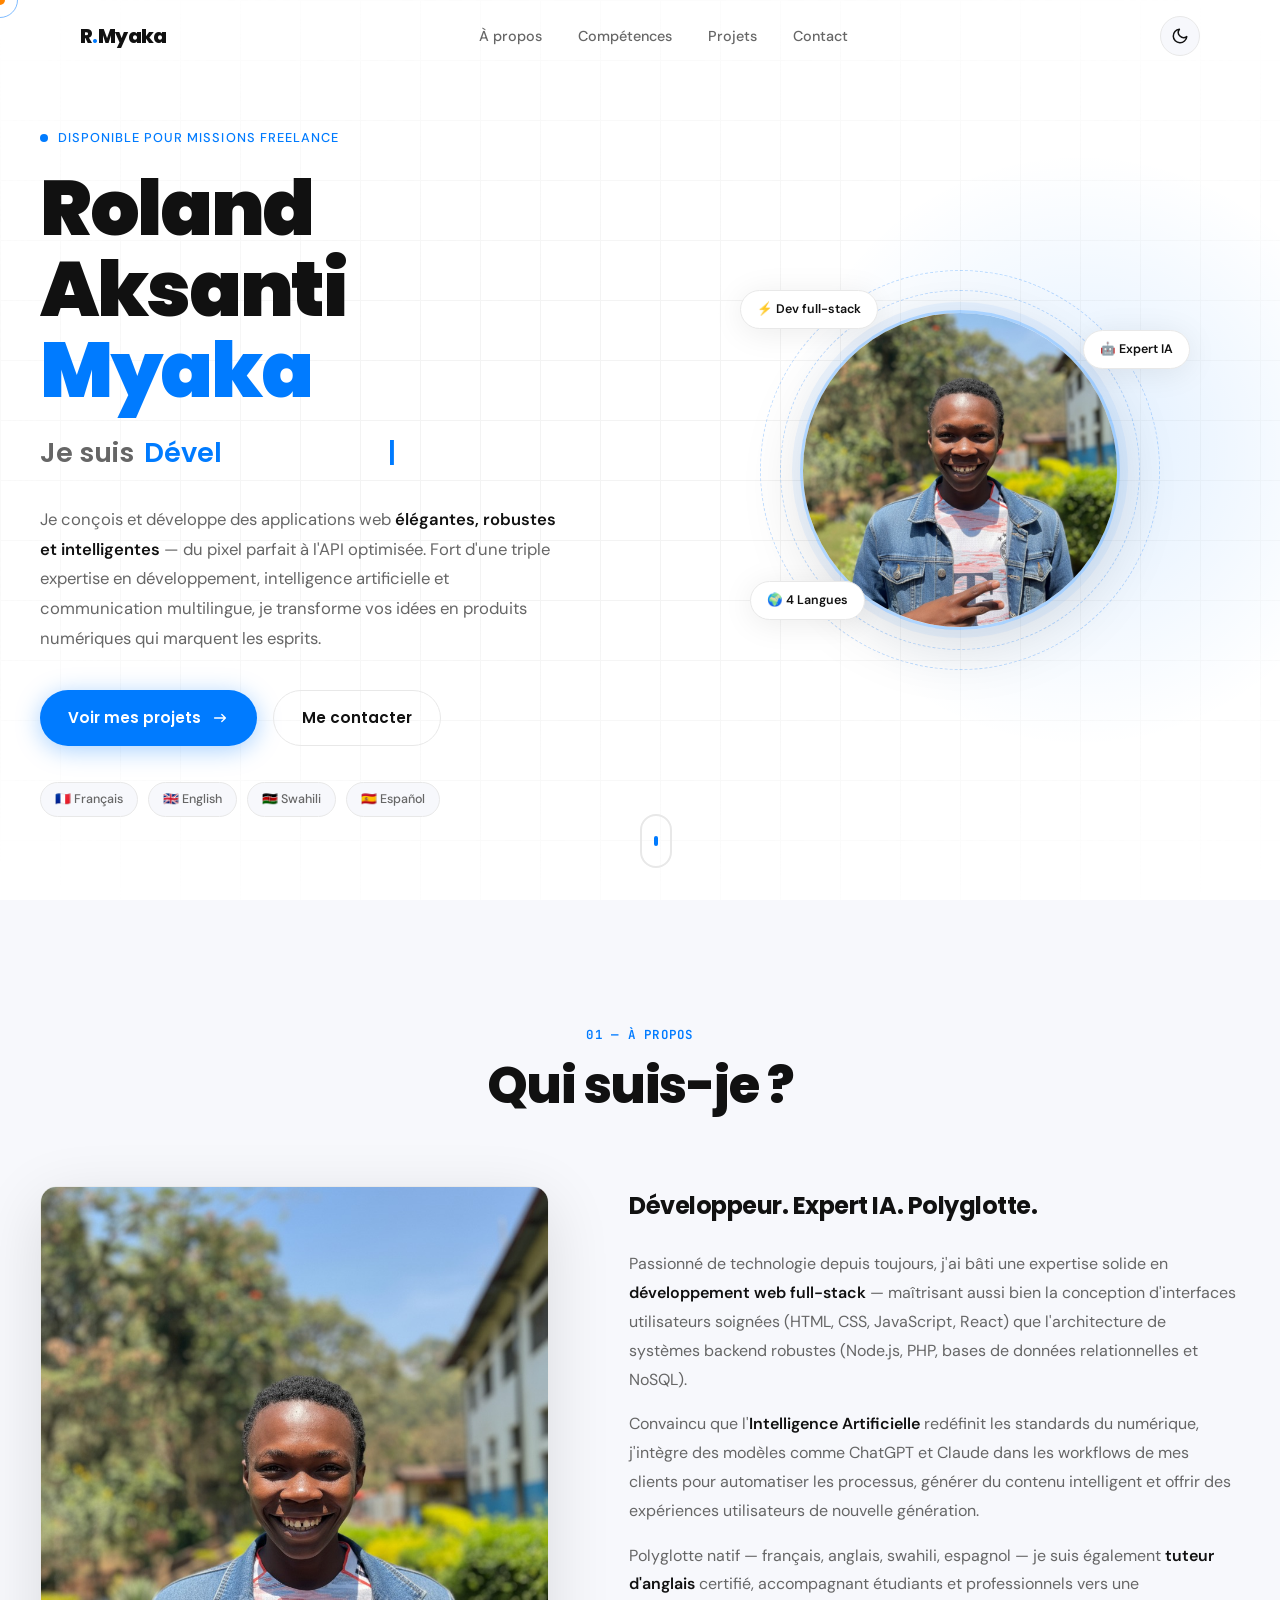
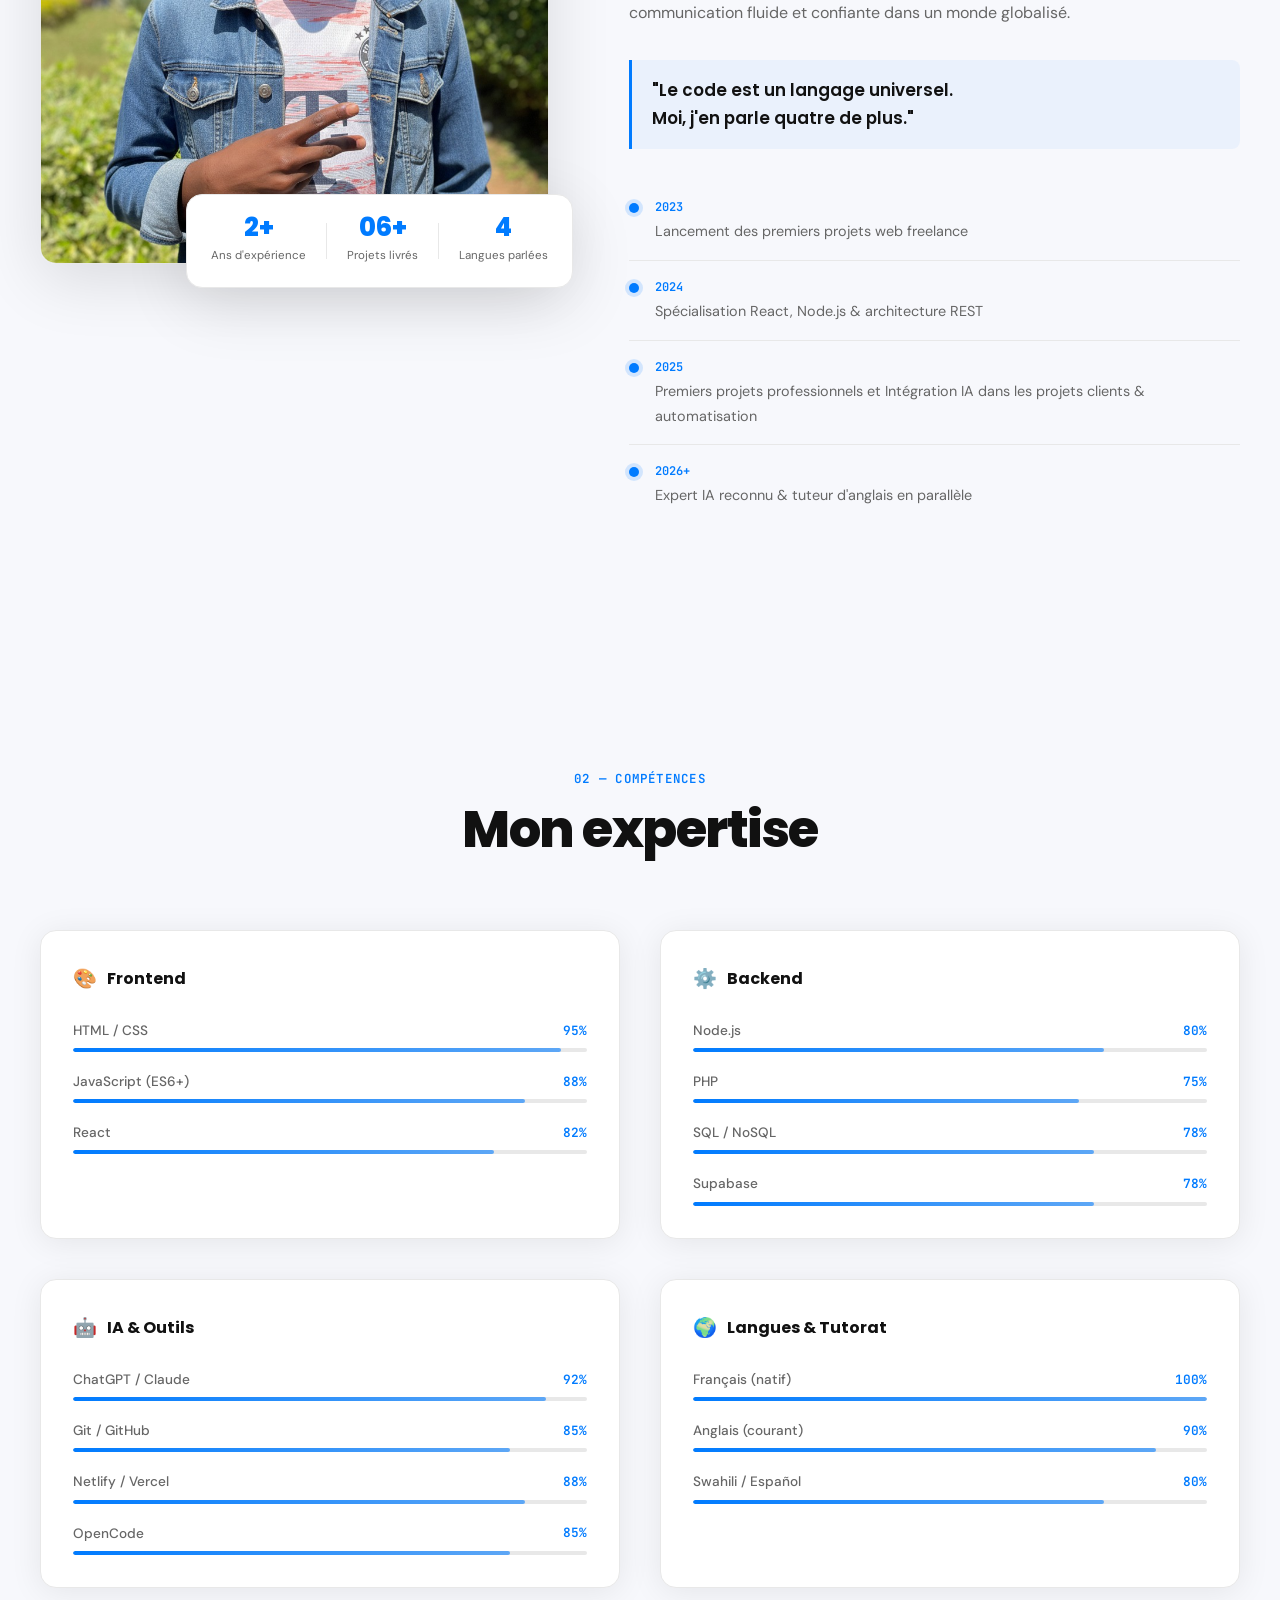
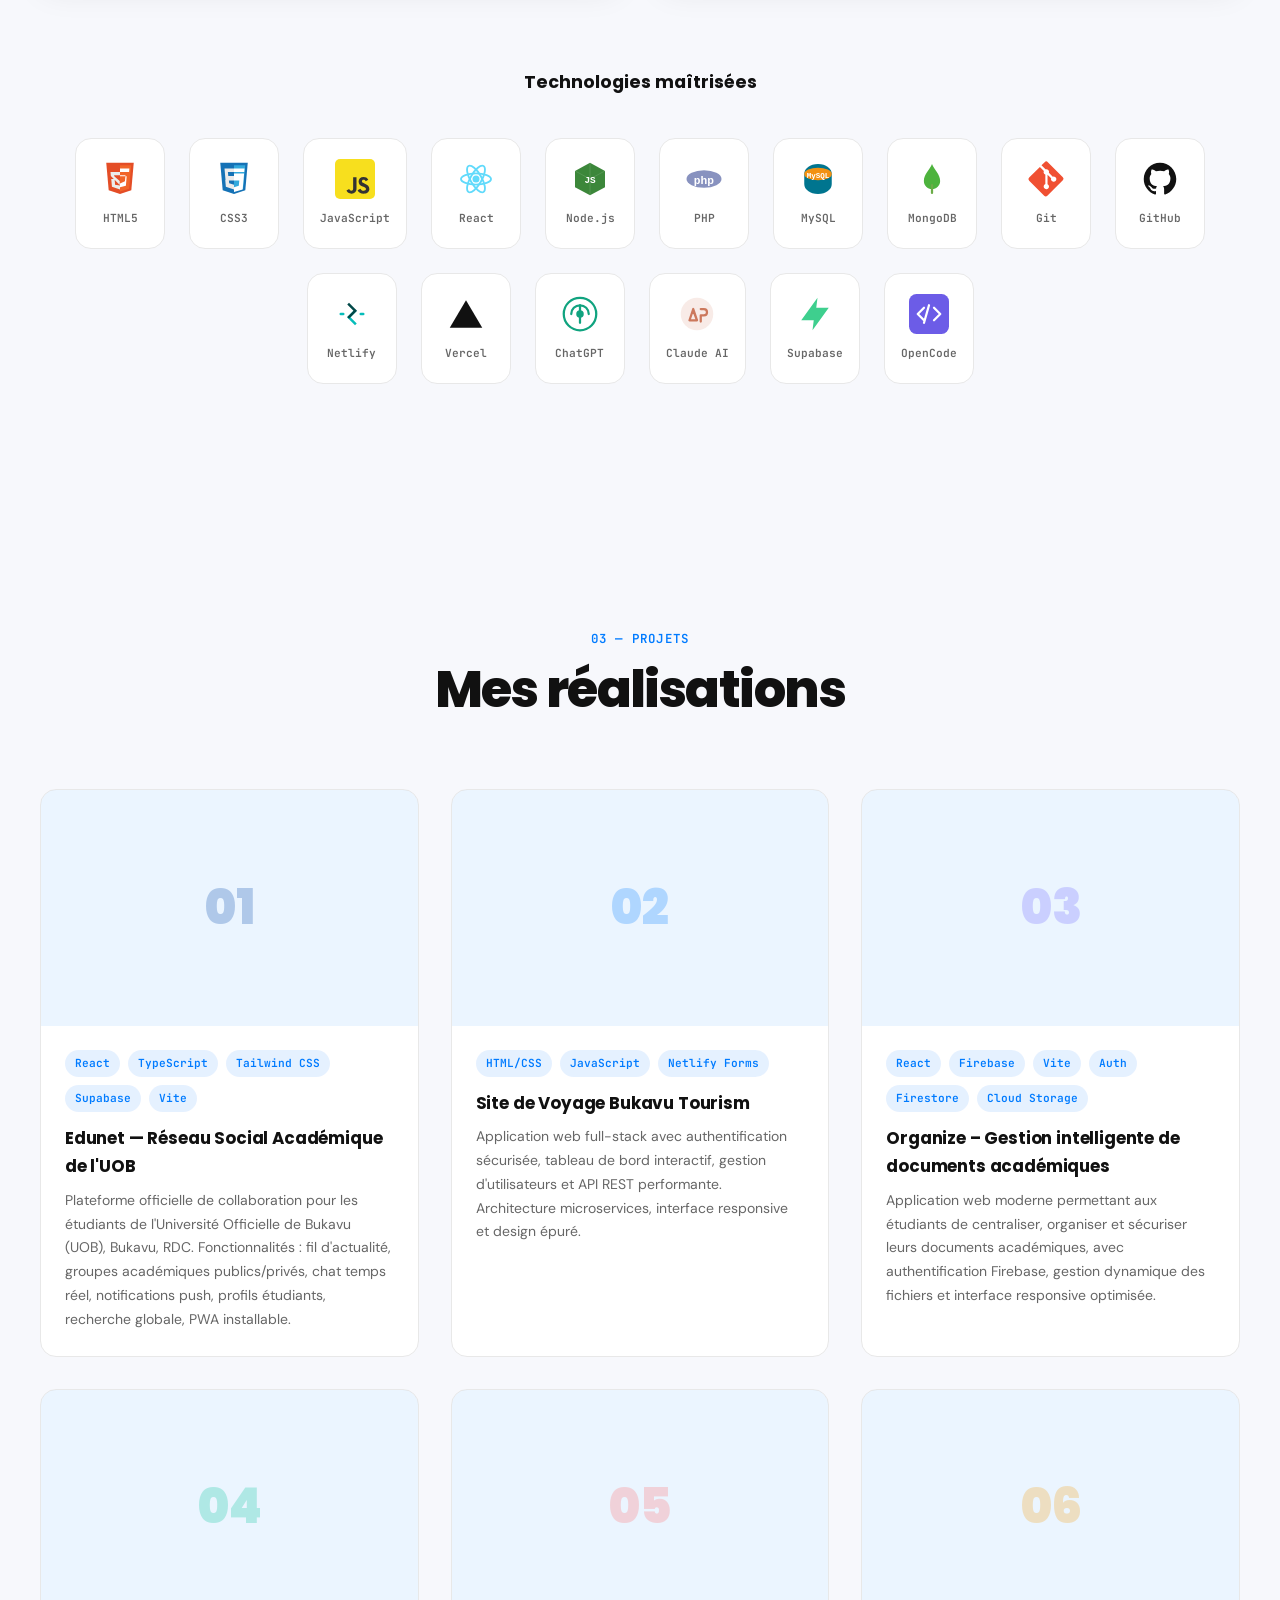
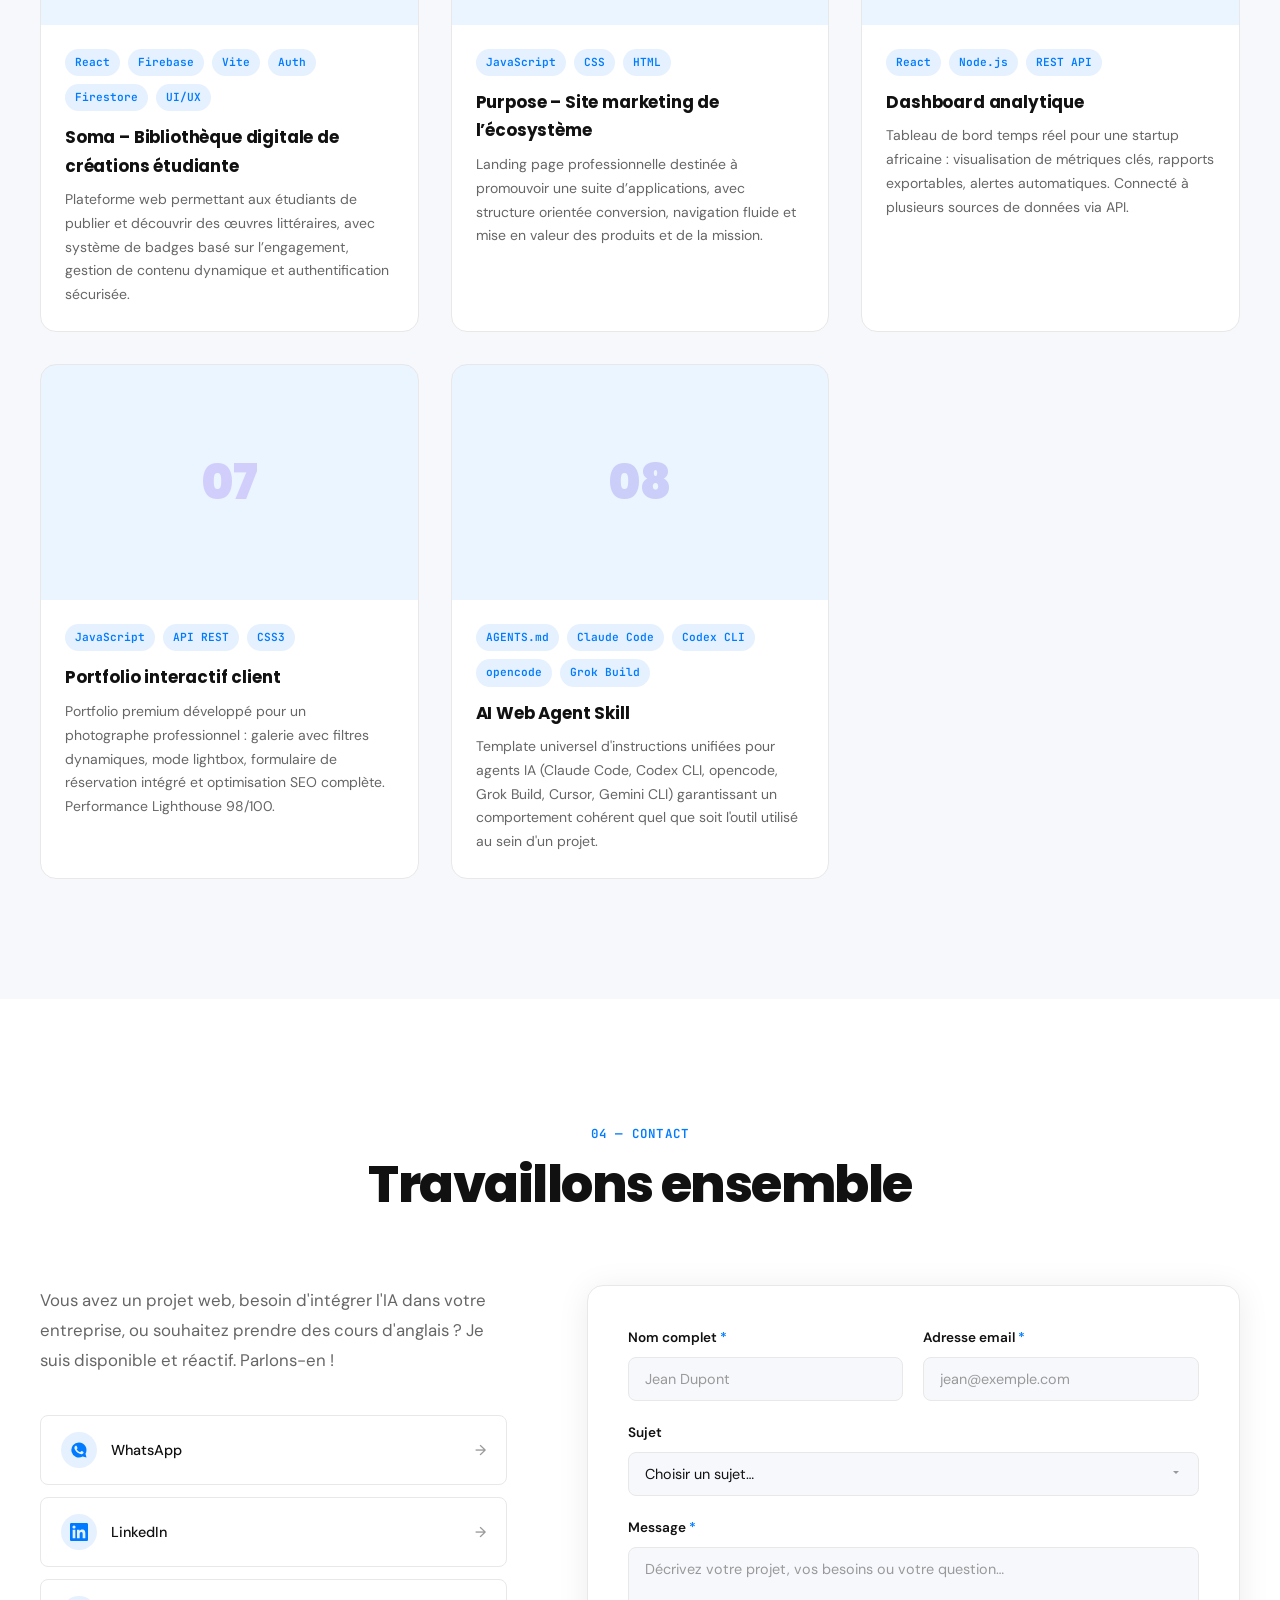
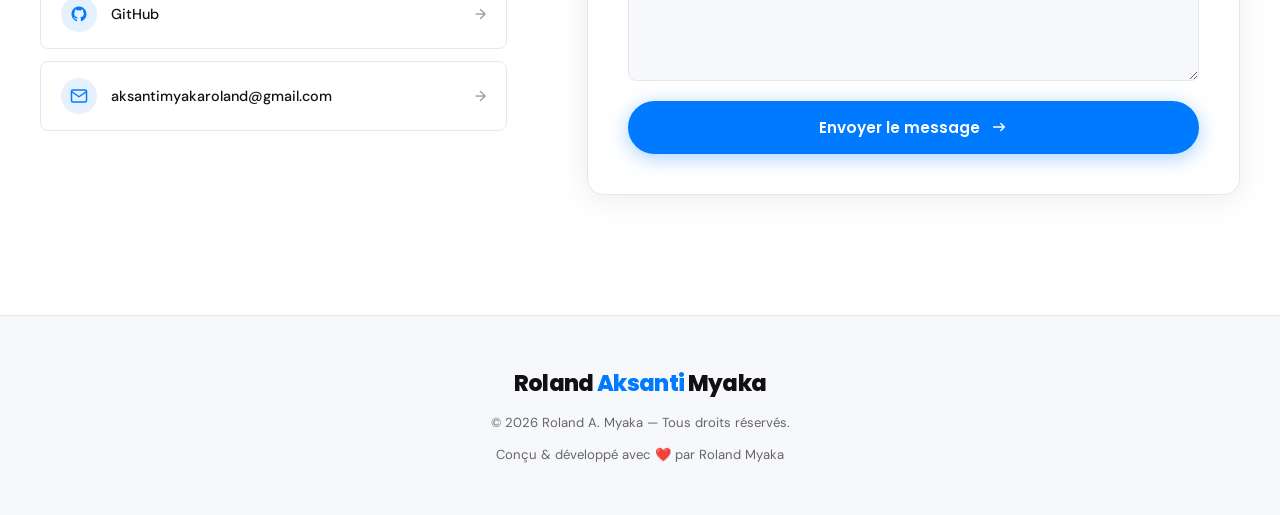
<file: index.html>
<!DOCTYPE html>
<html lang="fr" data-theme="light">
<head>
  <meta charset="UTF-8" />
  <meta name="viewport" content="width=device-width, initial-scale=1.0"/>
  <meta name="description" content="Portfolio de Roland Aksanti Myaka, développeur web full-stack et expert en intelligence artificielle basé à Bukavu, RDC. Spécialiste React, Node.js, PHP. Disponible pour missions freelance, intégration IA et tutorat d'anglais."/>
  <meta name="keywords" content="développeur web, expert IA, tuteur anglais, React, Node.js, PHP, freelance, portfolio, Roland Aksanti Myaka, Bukavu, RDC, full-stack"/>
  <meta name="author" content="Roland Aksanti Myaka"/>
  <meta name="robots" content="index, follow, max-snippet:-1, max-image-preview:large"/>
  <link rel="canonical" href="https://rolandmyaka.netlify.app"/>
  <meta property="og:title" content="Roland Aksanti Myaka — Développeur Web & Expert IA"/>
  <meta property="og:description" content="Développeur Web Full-Stack, Expert IA & Polyglotte. Construisons quelque chose d'extraordinaire ensemble."/>
  <meta property="og:type" content="website"/>
  <meta property="og:url" content="https://rolandmyaka.netlify.app"/>
  <meta property="og:image" content="https://rolandmyaka.netlify.app/images/photo.jpg"/>
  <meta property="og:site_name" content="Roland Aksanti Myaka — Portfolio"/>
  <meta property="og:locale" content="fr_FR"/>
  <meta name="twitter:card" content="summary_large_image"/>
  <meta name="twitter:title" content="Roland Aksanti Myaka — Développeur Web & Expert IA"/>
  <meta name="twitter:description" content="Développeur Web Full-Stack, Expert IA & Polyglotte. Disponible pour missions freelance."/>
  <meta name="twitter:image" content="https://rolandmyaka.netlify.app/images/photo.jpg"/>
  <link rel="icon" type="image/svg+xml" href="data:image/svg+xml,<svg xmlns='http://www.w3.org/2000/svg' viewBox='0 0 100 100'><rect width='100' height='100' rx='20' fill='%23007BFF'/><text x='50' y='62' font-family='Poppins,sans-serif' font-size='42' font-weight='700' fill='white' text-anchor='middle'>RM</text></svg>"/>
  <title>Roland Aksanti Myaka — Développeur Web Full-Stack & Expert IA | Portfolio</title>

  <link rel="preconnect" href="https://fonts.googleapis.com"/>
  <link rel="preconnect" href="https://fonts.gstatic.com" crossorigin/>
  <link href="https://fonts.googleapis.com/css2?family=Poppins:wght@300;400;600;700;800;900&family=DM+Sans:ital,opsz,wght@0,9..40,300;0,9..40,400;0,9..40,500;1,9..40,300&family=JetBrains+Mono:wght@400;600&display=swap" rel="stylesheet"/>

  <link rel="stylesheet" href="style.css"/>

  <script type="application/ld+json">
  {
    "@context": "https://schema.org",
    "@type": "Person",
    "name": "Roland Aksanti Myaka",
    "alternateName": ["Roland Myaka", "Roland A. Myaka", "Roland Aksanti", "Aksanti Myaka", "Roland"],
    "jobTitle": "Développeur Web Full-Stack, Expert en Intelligence Artificielle",
    "description": "Développeur web full-stack et expert en IA basé à Bukavu, RDC. Spécialiste React, Node.js, PHP.",
    "url": "https://rolandmyaka.netlify.app",
    "image": "https://rolandmyaka.netlify.app/images/photo.jpg",
    "email": "aksantimyakaroland@gmail.com",
    "address": {
      "@type": "PostalAddress",
      "addressLocality": "Bukavu",
      "addressCountry": "CD"
    },
    "sameAs": [
      "https://github.com/aksantimyakaroland",
      "https://linkedin.com/in/roland-aksanti-myaka-4a7a41342",
      "https://wa.me/243970604954"
    ],
    "knowsLanguage": ["fr", "en", "sw", "es"]
  }
  </script>
</head>
<body>

  <div class="cursor"        id="cursor"></div>
  <div class="cursor-trail"  id="cursorTrail"></div>

  <div class="page-loader" id="pageLoader">
    <div class="loader-box">
      <span class="loader-initials">R<em>.</em>M</span>
      <div class="loader-bar"><div class="loader-fill"></div></div>
    </div>
  </div>

  <nav class="navbar" id="navbar">
    <div class="nav-inner">

      <a href="#hero" class="nav-logo">R<mark>.</mark>Myaka</a>

      <ul class="nav-links" id="navLinks">
        <li><a href="#about"    class="nav-link">À propos</a></li>
        <li><a href="#skills"   class="nav-link">Compétences</a></li>
        <li><a href="#projects" class="nav-link">Projets</a></li>
        <li><a href="#contact"  class="nav-link">Contact</a></li>
      </ul>

      <div class="nav-right">
        <button class="theme-btn" id="themeToggle" aria-label="Basculer le thème">
          <!-- LUNE (affichée en mode clair → click = passer en sombre) -->
          <svg class="icon-moon" viewBox="0 0 24 24" fill="none">
            <path d="M21 12.79A9 9 0 1 1 11.21 3 7 7 0 0 0 21 12.79z"
                  stroke="currentColor" stroke-width="2"
                  stroke-linecap="round" stroke-linejoin="round"/>
          </svg>
          <!-- SOLEIL (affichée en mode sombre → click = passer en clair) -->
          <svg class="icon-sun" viewBox="0 0 24 24" fill="none">
            <circle cx="12" cy="12" r="5" stroke="currentColor" stroke-width="2"/>
            <line x1="12" y1="1"  x2="12" y2="3"  stroke="currentColor" stroke-width="2" stroke-linecap="round"/>
            <line x1="12" y1="21" x2="12" y2="23" stroke="currentColor" stroke-width="2" stroke-linecap="round"/>
            <line x1="4.22"  y1="4.22"  x2="5.64"  y2="5.64"  stroke="currentColor" stroke-width="2" stroke-linecap="round"/>
            <line x1="18.36" y1="18.36" x2="19.78" y2="19.78" stroke="currentColor" stroke-width="2" stroke-linecap="round"/>
            <line x1="1"  y1="12" x2="3"  y2="12" stroke="currentColor" stroke-width="2" stroke-linecap="round"/>
            <line x1="21" y1="12" x2="23" y2="12" stroke="currentColor" stroke-width="2" stroke-linecap="round"/>
            <line x1="4.22"  y1="19.78" x2="5.64"  y2="18.36" stroke="currentColor" stroke-width="2" stroke-linecap="round"/>
            <line x1="18.36" y1="5.64"  x2="19.78" y2="4.22"  stroke="currentColor" stroke-width="2" stroke-linecap="round"/>
          </svg>
        </button>

        <button class="hamburger" id="hamburger" aria-label="Ouvrir le menu">
          <span></span><span></span><span></span>
        </button>
      </div>
    </div>

    <div class="mobile-menu" id="mobileMenu">
      <ul>
        <li><a href="#about"    class="mob-link">À propos</a></li>
        <li><a href="#skills"   class="mob-link">Compétences</a></li>
        <li><a href="#projects" class="mob-link">Projets</a></li>
        <li><a href="#contact"  class="mob-link">Contact</a></li>
      </ul>
    </div>
  </nav>

  <section class="hero" id="hero">
    <div class="hero-bg-grid"  aria-hidden="true"></div>
    <div class="hero-bg-glow"  aria-hidden="true"></div>

    <div class="hero-inner">

      <div class="hero-text">

        <p class="hero-eyebrow">
          <span class="eyebrow-dot"></span>
          Disponible pour missions freelance
        </p>

        <h1 class="hero-name">
          Roland Aksanti<br>
          <span class="name-accent">Myaka</span>
        </h1>

        <div class="hero-typing-wrap">
          <span class="typing-prefix">Je suis&nbsp;</span>
          <span class="typing-word" id="typingWord"></span>
          <span class="typing-cursor" aria-hidden="true">|</span>
        </div>

        <p class="hero-pitch">
          Je conçois et développe des applications web <strong>élégantes, robustes et intelligentes</strong> —
          du pixel parfait à l'API optimisée. Fort d'une triple expertise en développement,
          intelligence artificielle et communication multilingue, je transforme vos idées
          en produits numériques qui marquent les esprits.
        </p>

        <div class="hero-actions">
          <a href="#projects" class="cta-primary">
            Voir mes projets
            <svg viewBox="0 0 20 20" fill="none">
              <path d="M4 10h12M12 6l4 4-4 4"
                    stroke="currentColor" stroke-width="1.5"
                    stroke-linecap="round" stroke-linejoin="round"/>
            </svg>
          </a>
          <a href="#contact" class="cta-ghost">Me contacter</a>
        </div>

        <div class="lang-strip">
          <span class="lang-pill">🇫🇷 Français</span>
          <span class="lang-pill">🇬🇧 English</span>
          <span class="lang-pill">🇰🇪 Swahili</span>
          <span class="lang-pill">🇪🇸 Español</span>
        </div>
      </div>

      <div class="hero-visual">
        <div class="avatar-scene">
          <div class="avatar-ring r1"></div>
          <div class="avatar-ring r2"></div>
          <img
            src="images/photo.jpg"
            alt="Roland A. Myaka — Photo de profil"
            class="avatar-photo"
            loading="eager"
          />
          <div class="float-chip fc-tl">⚡ Dev full-stack</div>
          <div class="float-chip fc-tr">🤖 Expert IA</div>
          <div class="float-chip fc-bl">🌍 4 Langues</div>
        </div>
      </div>

    </div>

    <a href="#about" class="scroll-hint" aria-label="Défiler">
      <div class="scroll-wheel"></div>
    </a>
  </section>

  <section class="section" id="about">
    <div class="container">

      <header class="section-head reveal">
        <span class="sec-label">01 — À propos</span>
        <h2 class="sec-title">Qui suis-je ?</h2>
      </header>

      <div class="about-layout">

        <div class="about-img-col reveal anim-left">
          <img src="images/photo.jpg" alt="Roland A. Myaka" class="about-photo" loading="lazy"/>
          <div class="about-stat-card">
            <div class="stat-item">
              <strong>2+</strong>
              <span>Ans d'expérience</span>
            </div>
            <div class="stat-div"></div>
            <div class="stat-item">
              <strong>06+</strong>
              <span>Projets livrés</span>
            </div>
            <div class="stat-div"></div>
            <div class="stat-item">
              <strong>4</strong>
              <span>Langues parlées</span>
            </div>
          </div>
        </div>

        <div class="about-text-col reveal anim-right">
          <h3 class="about-sub">Développeur. Expert IA. Polyglotte.</h3>

          <p class="about-p">
            Passionné de technologie depuis toujours, j'ai bâti une expertise solide en
            <strong>développement web full-stack</strong> — maîtrisant aussi bien la conception
            d'interfaces utilisateurs soignées (HTML, CSS, JavaScript, React) que l'architecture
            de systèmes backend robustes (Node.js, PHP, bases de données relationnelles et NoSQL).
          </p>
          <p class="about-p">
            Convaincu que l'<strong>Intelligence Artificielle</strong> redéfinit les standards du
            numérique, j'intègre des modèles comme ChatGPT et Claude dans les workflows de mes
            clients pour automatiser les processus, générer du contenu intelligent et offrir des
            expériences utilisateurs de nouvelle génération.
          </p>
          <p class="about-p">
            Polyglotte natif — français, anglais, swahili, espagnol — je suis également
            <strong>tuteur d'anglais</strong> certifié, accompagnant étudiants et professionnels
            vers une communication fluide et confiante dans un monde globalisé.
          </p>

          <blockquote class="about-quote">
            "Le code est un langage universel.<br/>Moi, j'en parle quatre de plus."
          </blockquote>

          <div class="timeline">
            <div class="tl-item">
              <div class="tl-dot"></div>
              <div class="tl-body">
                <span class="tl-year">2023</span>
                <span class="tl-event">Lancement des premiers projets web freelance</span>
              </div>
            </div>
            <div class="tl-item">
              <div class="tl-dot"></div>
              <div class="tl-body">
                <span class="tl-year">2024</span>
                <span class="tl-event">Spécialisation React, Node.js &amp; architecture REST</span>
              </div>
            </div>
            <div class="tl-item">
              <div class="tl-dot"></div>
              <div class="tl-body">
                <span class="tl-year">2025</span>
                <span class="tl-event">Premiers projets professionnels et Intégration IA dans les projets clients &amp; automatisation</span>
              </div>
            </div>
            <div class="tl-item">
              <div class="tl-dot"></div>
              <div class="tl-body">
                <span class="tl-year">2026+</span>
                <span class="tl-event">Expert IA reconnu &amp; tuteur d'anglais en parallèle</span>
              </div>
            </div>
          </div>

        </div>
      </div>
    </div>
  </section>

  <section class="section skills-section" id="skills">
    <div class="container">

      <header class="section-head reveal">
        <span class="sec-label">02 — Compétences</span>
        <h2 class="sec-title">Mon expertise</h2>
      </header>

      <div class="skills-cats">

        <div class="skill-cat reveal">
          <h3 class="cat-title"><span class="cat-icon">🎨</span> Frontend</h3>
          <div class="skill-bars">
            <div class="skill-row">
              <span>HTML / CSS</span><span>95%</span>
              <div class="bar-track"><div class="bar-fill" data-w="95"></div></div>
            </div>
            <div class="skill-row">
              <span>JavaScript (ES6+)</span><span>88%</span>
              <div class="bar-track"><div class="bar-fill" data-w="88"></div></div>
            </div>
            <div class="skill-row">
              <span>React</span><span>82%</span>
              <div class="bar-track"><div class="bar-fill" data-w="82"></div></div>
            </div>
          </div>
        </div>

        <div class="skill-cat reveal">
          <h3 class="cat-title"><span class="cat-icon">⚙️</span> Backend</h3>
          <div class="skill-bars">
            <div class="skill-row">
              <span>Node.js</span><span>80%</span>
              <div class="bar-track"><div class="bar-fill" data-w="80"></div></div>
            </div>
            <div class="skill-row">
              <span>PHP</span><span>75%</span>
              <div class="bar-track"><div class="bar-fill" data-w="75"></div></div>
            </div>
            <div class="skill-row">
              <span>SQL / NoSQL</span><span>78%</span>
              <div class="bar-track"><div class="bar-fill" data-w="78"></div></div>
            </div>
            <div class="skill-row">
              <span>Supabase</span><span>78%</span>
              <div class="bar-track"><div class="bar-fill" data-w="78"></div></div>
            </div>
          </div>
        </div>

        <div class="skill-cat reveal">
          <h3 class="cat-title"><span class="cat-icon">🤖</span> IA &amp; Outils</h3>
          <div class="skill-bars">
            <div class="skill-row">
              <span>ChatGPT / Claude</span><span>92%</span>
              <div class="bar-track"><div class="bar-fill" data-w="92"></div></div>
            </div>
            <div class="skill-row">
              <span>Git / GitHub</span><span>85%</span>
              <div class="bar-track"><div class="bar-fill" data-w="85"></div></div>
            </div>
            <div class="skill-row">
              <span>Netlify / Vercel</span><span>88%</span>
              <div class="bar-track"><div class="bar-fill" data-w="88"></div></div>
            </div>
            <div class="skill-row">
              <span>OpenCode</span><span>85%</span>
              <div class="bar-track"><div class="bar-fill" data-w="85"></div></div>
            </div>
          </div>
        </div>

        <div class="skill-cat reveal">
          <h3 class="cat-title"><span class="cat-icon">🌍</span> Langues &amp; Tutorat</h3>
          <div class="skill-bars">
            <div class="skill-row">
              <span>Français (natif)</span><span>100%</span>
              <div class="bar-track"><div class="bar-fill" data-w="100"></div></div>
            </div>
            <div class="skill-row">
              <span>Anglais (courant)</span><span>90%</span>
              <div class="bar-track"><div class="bar-fill" data-w="90"></div></div>
            </div>
            <div class="skill-row">
              <span>Swahili / Español</span><span>80%</span>
              <div class="bar-track"><div class="bar-fill" data-w="80"></div></div>
            </div>
          </div>
        </div>

      </div>

      <div class="tech-logos reveal">
        <p class="tech-logos-title">Technologies maîtrisées</p>
        <div class="logos-grid">

          <div class="logo-item" title="HTML5">
            <svg viewBox="0 0 32 32" fill="none" xmlns="http://www.w3.org/2000/svg">
              <path d="M5 3l1.96 22.04L16 28l9.04-2.96L27 3H5z" fill="#E44D26"/>
              <path d="M16 25.92l7.32-2.03 1.68-18.89H16v20.92z" fill="#F16529"/>
              <path d="M11.2 13h4.8V10.4H8.4l.28 3.2 7.12 7.12v-3.04L11.6 14l-.4-1zM12 19.6l-.32-3.6H9l.56 6.28L16 24.32v-3.04l-4-.68z" fill="#EBEBEB"/>
              <path d="M16 13h4.4l-.44 4.88L16 19.6v3.04l4.72-1.32.64-7.52H16V13zM16 10.4h7.28l.24-2.8H16v2.8z" fill="#fff"/>
            </svg>
            <span>HTML5</span>
          </div>

          <div class="logo-item" title="CSS3">
            <svg viewBox="0 0 32 32" fill="none" xmlns="http://www.w3.org/2000/svg">
              <path d="M5 3l1.96 22.04L16 28l9.04-2.96L27 3H5z" fill="#1572B6"/>
              <path d="M16 25.92l7.32-2.03 1.68-18.89H16v20.92z" fill="#33A9DC"/>
              <path d="M16 13.6h-4.56l-.32-3.2H16V7.6H8.4l.84 9.6H16v-3.6zM16 20.52l-.04.012-3.84-1.04-.24-2.72H9l.48 5.36L16 24.32v-3.8z" fill="#EBEBEB"/>
              <path d="M16 13.6v3.6h4.24l-.4 4.28-3.84 1.04v3.8l6.96-1.92.08-.92.96-10.88.1-1.1H16zM16 7.6v2.8h8.2l.24-2.8H16z" fill="#fff"/>
            </svg>
            <span>CSS3</span>
          </div>

          <div class="logo-item" title="JavaScript">
            <svg viewBox="0 0 32 32" fill="none" xmlns="http://www.w3.org/2000/svg">
              <rect width="32" height="32" rx="4" fill="#F7DF1E"/>
              <path d="M9.16 25.28l2.2-1.33c.42.74.8 1.37 1.72 1.37.88 0 1.43-.34 1.43-1.68v-9.1h2.7v9.13c0 2.77-1.62 4.03-3.99 4.03-2.14 0-3.38-1.1-4.06-2.42zM18.08 25l2.2-1.27c.58.95 1.33 1.65 2.66 1.65 1.12 0 1.83-.56 1.83-1.33 0-.92-.73-1.25-1.97-1.79l-.68-.29c-1.95-.83-3.25-1.87-3.25-4.07 0-2.02 1.54-3.56 3.95-3.56 1.71 0 2.94.6 3.83 2.16l-2.1 1.35c-.46-.83-.96-1.16-1.73-1.16-.79 0-1.29.5-1.29 1.16 0 .81.5 1.14 1.67 1.64l.68.29c2.3.99 3.6 2 3.6 4.27 0 2.45-1.92 3.76-4.5 3.76-2.52 0-4.15-1.2-4.94-2.81z" fill="#333"/>
            </svg>
            <span>JavaScript</span>
          </div>

          <div class="logo-item" title="React">
            <svg viewBox="0 0 32 32" fill="none" xmlns="http://www.w3.org/2000/svg">
              <circle cx="16" cy="16" r="2.8" fill="#61DAFB"/>
              <ellipse cx="16" cy="16" rx="12" ry="4.5" stroke="#61DAFB" stroke-width="1.5"/>
              <ellipse cx="16" cy="16" rx="12" ry="4.5" stroke="#61DAFB" stroke-width="1.5" transform="rotate(60 16 16)"/>
              <ellipse cx="16" cy="16" rx="12" ry="4.5" stroke="#61DAFB" stroke-width="1.5" transform="rotate(120 16 16)"/>
            </svg>
            <span>React</span>
          </div>

          <div class="logo-item" title="Node.js">
            <svg viewBox="0 0 32 32" fill="none" xmlns="http://www.w3.org/2000/svg">
              <path d="M16 3L4 9.5v13L16 29l12-6.5v-13L16 3z" fill="#3C873A"/>
              <path d="M16 3v26M4 9.5l12 6.5 12-6.5" stroke="#fff" stroke-width="0.5" opacity="0.2"/>
              <text x="16" y="19" text-anchor="middle" font-family="monospace" font-weight="700" font-size="7.5" fill="#fff">JS</text>
            </svg>
            <span>Node.js</span>
          </div>

          <div class="logo-item" title="PHP">
            <svg viewBox="0 0 32 32" fill="none" xmlns="http://www.w3.org/2000/svg">
              <ellipse cx="16" cy="16" rx="14" ry="7" fill="#8892BF"/>
              <text x="16" y="20" text-anchor="middle" font-family="monospace" font-weight="800" font-size="9" fill="#fff">php</text>
            </svg>
            <span>PHP</span>
          </div>

          <div class="logo-item" title="MySQL">
            <svg viewBox="0 0 32 32" fill="none" xmlns="http://www.w3.org/2000/svg">
              <path d="M16 4C9.6 4 5 7.58 5 12v8c0 4.42 4.6 8 11 8s11-3.58 11-8v-8c0-4.42-4.6-8-11-8z" fill="#00758F"/>
              <ellipse cx="16" cy="12" rx="11" ry="5" fill="#F29111"/>
              <text x="16" y="15.5" text-anchor="middle" font-family="monospace" font-weight="700" font-size="6" fill="#fff">MySQL</text>
            </svg>
            <span>MySQL</span>
          </div>

          <div class="logo-item" title="MongoDB">
            <svg viewBox="0 0 32 32" fill="none" xmlns="http://www.w3.org/2000/svg">
              <path d="M16 4c-1.6 4.5-6.5 8-6.5 13.5 0 3.6 2.9 6.5 6.5 6.5s6.5-2.9 6.5-6.5C22.5 12 17.6 8.5 16 4z" fill="#4DB33D"/>
              <rect x="15.1" y="20" width="1.8" height="8" rx="0.9" fill="#6CAC48"/>
            </svg>
            <span>MongoDB</span>
          </div>

          <div class="logo-item" title="Git">
            <svg viewBox="0 0 32 32" fill="none" xmlns="http://www.w3.org/2000/svg">
              <path d="M29.47 14.53L17.47 2.53a1.8 1.8 0 00-2.55 0l-2.54 2.54 3.22 3.22a2.14 2.14 0 012.72 2.72l3.1 3.1a2.14 2.14 0 11-1.29 1.29l-2.9-2.9v7.62a2.14 2.14 0 11-1.76-.08V12.3a2.14 2.14 0 01-1.16-2.8L11.1 6.3 2.53 14.88a1.8 1.8 0 000 2.55l12 12a1.8 1.8 0 002.55 0l12.39-12.39a1.8 1.8 0 000-2.51z" fill="#F05032"/>
            </svg>
            <span>Git</span>
          </div>

          <div class="logo-item" title="GitHub">
            <svg viewBox="0 0 32 32" fill="none" xmlns="http://www.w3.org/2000/svg">
              <path fill-rule="evenodd" clip-rule="evenodd"
                d="M16 3C8.82 3 3 8.82 3 16c0 5.75 3.73 10.63 8.9 12.35.65.12.89-.28.89-.62v-2.17c-3.62.79-4.38-1.74-4.38-1.74-.59-1.5-1.44-1.9-1.44-1.9-1.18-.8.09-.79.09-.79 1.3.09 1.99 1.34 1.99 1.34 1.16 1.98 3.04 1.41 3.78 1.08.12-.84.45-1.41.82-1.73-2.88-.33-5.91-1.44-5.91-6.41 0-1.42.51-2.57 1.34-3.48-.13-.33-.58-1.65.13-3.43 0 0 1.09-.35 3.58 1.34a12.43 12.43 0 016.5 0c2.49-1.69 3.58-1.34 3.58-1.34.71 1.78.26 3.1.13 3.43.83.91 1.34 2.06 1.34 3.48 0 4.98-3.03 6.07-5.92 6.4.47.4.88 1.19.88 2.4v3.56c0 .35.23.75.89.62C25.27 26.62 29 21.74 29 16c0-7.18-5.82-13-13-13z"
                fill="currentColor"/>
            </svg>
            <span>GitHub</span>
          </div>

          <div class="logo-item" title="Netlify">
            <svg viewBox="0 0 32 32" fill="none" xmlns="http://www.w3.org/2000/svg">
              <path d="M19.8 13.6l-1.4-1.4-6.4 6.4 6.4 6.4 1.4-1.4-5-5 5-5z" fill="#05BDBA"/>
              <path d="M12.2 18.4l1.4 1.4 6.4-6.4-6.4-6.4-1.4 1.4 5 5-5 5z" fill="#014847"/>
              <rect x="6" y="15" width="4" height="2" rx="1" fill="#05BDBA"/>
              <rect x="22" y="15" width="4" height="2" rx="1" fill="#05BDBA"/>
            </svg>
            <span>Netlify</span>
          </div>

          <div class="logo-item" title="Vercel">
            <svg viewBox="0 0 32 32" fill="none" xmlns="http://www.w3.org/2000/svg">
              <path d="M16 5L29 27H3L16 5z" fill="currentColor"/>
            </svg>
            <span>Vercel</span>
          </div>

          <div class="logo-item" title="ChatGPT">
            <svg viewBox="0 0 32 32" fill="none" xmlns="http://www.w3.org/2000/svg">
              <circle cx="16" cy="16" r="13" stroke="#10A37F" stroke-width="1.8"/>
              <path d="M9 16a7 7 0 0114 0" stroke="#10A37F" stroke-width="1.8" stroke-linecap="round"/>
              <path d="M16 9v14" stroke="#10A37F" stroke-width="1.8" stroke-linecap="round"/>
              <circle cx="16" cy="16" r="3" fill="#10A37F"/>
            </svg>
            <span>ChatGPT</span>
          </div>

          <div class="logo-item" title="Claude AI">
            <svg viewBox="0 0 32 32" fill="none" xmlns="http://www.w3.org/2000/svg">
              <circle cx="16" cy="16" r="13" fill="#CC785C" opacity="0.15"/>
              <path d="M10 21l3-9 3 9M10 21h6M13 13l3 8" stroke="#CC785C" stroke-width="1.8" stroke-linecap="round" stroke-linejoin="round"/>
              <path d="M19 12h2.5c1.5 0 2.5 1 2.5 2.5S23 17 21.5 17H19v5" stroke="#CC785C" stroke-width="1.8" stroke-linecap="round" stroke-linejoin="round"/>
            </svg>
            <span>Claude AI</span>
          </div>

          <div class="logo-item" title="Supabase">
            <svg viewBox="0 0 32 32" fill="none" xmlns="http://www.w3.org/2000/svg">
              <path d="M18 3 5 21h10l-1 8 13-18H17l1-8Z" fill="#3ECF8E"/>
            </svg>
            <span>Supabase</span>
          </div>

          <div class="logo-item" title="OpenCode">
            <svg viewBox="0 0 32 32" fill="none" xmlns="http://www.w3.org/2000/svg">
              <rect width="32" height="32" rx="6" fill="#6C5CE7"/>
              <path d="M12 21l-5-5 5-5M20 11l5 5-5 5M16 9l-4 14" stroke="#fff" stroke-width="1.8" stroke-linecap="round" stroke-linejoin="round"/>
            </svg>
            <span>OpenCode</span>
          </div>

        </div>
      </div>

    </div>
  </section>

  <section class="section" id="projects">
    <div class="container">

      <header class="section-head reveal">
        <span class="sec-label">03 — Projets</span>
        <h2 class="sec-title">Mes réalisations</h2>
      </header>

      <div class="projects-grid">

        <article class="proj-card reveal">
          <div class="proj-img-wrap">
            <div class="proj-placeholder" style="--ph:#0047AB">
              <span>01</span>
            </div>
            <div class="proj-overlay">
              <a href="https://edunete.netlify.app" target="_blank" rel="noopener" class="proj-btn">🔗 Voir live</a>
              <a href="https://github.com/aksantimyakaroland/edunet.git" target="_blank" rel="noopener" class="proj-btn">⌥ GitHub</a>
            </div>
          </div>
          <div class="proj-body">
            <div class="proj-tags">
              <span class="proj-tag">React</span>
              <span class="proj-tag">TypeScript</span>
              <span class="proj-tag">Tailwind CSS</span>
              <span class="proj-tag">Supabase</span>
              <span class="proj-tag">Vite</span>
            </div>
            <h3 class="proj-title">Edunet — Réseau Social Académique de l'UOB</h3>
            <p class="proj-desc">
              Plateforme officielle de collaboration pour les étudiants de l'Université Officielle de Bukavu
              (UOB), Bukavu, RDC. Fonctionnalités : fil d'actualité, groupes académiques publics/privés,
              chat temps réel, notifications push, profils étudiants, recherche globale, PWA installable.
            </p>
          </div>
        </article>

        <article class="proj-card reveal">
          <div class="proj-img-wrap">
            <div class="proj-placeholder" style="--ph:#007BFF">
              <span>02</span>
            </div>
            <div class="proj-overlay">
              <a href="https://github.com/aksantimyakaroland/bukavutourism.git" target="_blank" rel="noopener" class="proj-btn">🔗 Voir live</a>
              <a href="https://github.com/aksantimyakaroland/bukavutourism.git" target="_blank" rel="noopener" class="proj-btn">⌥ GitHub</a>
            </div>
          </div>
          <div class="proj-body">
            <div class="proj-tags">
              <span class="proj-tag">HTML/CSS</span>
              <span class="proj-tag">JavaScript</span>
              <span class="proj-tag">Netlify Forms</span>
            </div>
            <h3 class="proj-title">Site de Voyage Bukavu Tourism</h3>
            <p class="proj-desc">
              Application web full-stack avec authentification sécurisée, tableau de bord
              interactif, gestion d'utilisateurs et API REST performante. Architecture
              microservices, interface responsive et design épuré.
            </p>
          </div>
        </article>

        <article class="proj-card reveal">
          <div class="proj-img-wrap">
            <div class="proj-placeholder" style="--ph:#6C63FF">
              <span>03</span>
            </div>
            <div class="proj-overlay">
              <a href="#" target="_blank" rel="noopener" class="proj-btn">🔗 Voir live</a>
              <a href="#" target="_blank" rel="noopener" class="proj-btn">⌥ GitHub</a>
            </div>
          </div>
          <div class="proj-body">
            <div class="proj-tags">
              <span class="proj-tag">React</span>
              <span class="proj-tag">Firebase</span>
              <span class="proj-tag">Vite</span>
              <span class="proj-tag">Auth</span>
              <span class="proj-tag">Firestore</span>
              <span class="proj-tag">Cloud Storage</span>
            </div>
            <h3 class="proj-title">Organize – Gestion intelligente de documents académiques</h3>
            <p class="proj-desc">
              Application web moderne permettant aux étudiants de centraliser, organiser et sécuriser leurs documents académiques, avec authentification Firebase, gestion dynamique des fichiers et interface responsive optimisée.
            </p>
          </div>
        </article>

        <article class="proj-card reveal">
          <div class="proj-img-wrap">
            <div class="proj-placeholder" style="--ph:#00C49A">
              <span>04</span>
            </div>
            <div class="proj-overlay">
              <a href="#" target="_blank" rel="noopener" class="proj-btn">🔗 Voir live</a>
              <a href="#" target="_blank" rel="noopener" class="proj-btn">⌥ GitHub</a>
            </div>
          </div>
          <div class="proj-body">
            <div class="proj-tags">
              <span class="proj-tag">React</span>
              <span class="proj-tag">Firebase</span>
              <span class="proj-tag">Vite</span>
              <span class="proj-tag">Auth</span>
              <span class="proj-tag">Firestore</span>
              <span class="proj-tag">UI/UX</span>
            </div>
            <h3 class="proj-title">Soma – Bibliothèque digitale de créations étudiante</h3>
            <p class="proj-desc">
              Plateforme web permettant aux étudiants de publier et découvrir des œuvres littéraires, avec système de badges basé sur l’engagement, gestion de contenu dynamique et authentification sécurisée.
            </p>
          </div>
        </article>

        <article class="proj-card reveal">
          <div class="proj-img-wrap">
            <div class="proj-placeholder" style="--ph:#FF6B6B">
              <span>05</span>
            </div>
            <div class="proj-overlay">
              <a href="#" target="_blank" rel="noopener" class="proj-btn">🔗 Voir live</a>
              <a href="#" target="_blank" rel="noopener" class="proj-btn">⌥ GitHub</a>
            </div>
          </div>
          <div class="proj-body">
            <div class="proj-tags">
              <span class="proj-tag">JavaScript</span>
              <span class="proj-tag">CSS</span>
              <span class="proj-tag">HTML</span>
            </div>
            <h3 class="proj-title">Purpose – Site marketing de l’écosystème</h3>
            <p class="proj-desc">
              Landing page professionnelle destinée à promouvoir une suite d’applications, avec structure orientée conversion, navigation fluide et mise en valeur des produits et de la mission.
            </p>
          </div>
        </article>

        <article class="proj-card reveal">
          <div class="proj-img-wrap">
            <div class="proj-placeholder" style="--ph:#F59E0B">
              <span>06</span>
            </div>
            <div class="proj-overlay">
              <a href="#" target="_blank" rel="noopener" class="proj-btn">🔗 Voir live</a>
              <a href="#" target="_blank" rel="noopener" class="proj-btn">⌥ GitHub</a>
            </div>
          </div>
          <div class="proj-body">
            <div class="proj-tags">
              <span class="proj-tag">React</span>
              <span class="proj-tag">Node.js</span>
              <span class="proj-tag">REST API</span>
            </div>
            <h3 class="proj-title">Dashboard analytique</h3>
            <p class="proj-desc">
              Tableau de bord temps réel pour une startup africaine : visualisation de métriques
              clés, rapports exportables, alertes automatiques. Connecté à plusieurs sources de
              données via API.
            </p>
          </div>
        </article>

        <article class="proj-card reveal">
          <div class="proj-img-wrap">
            <div class="proj-placeholder" style="--ph:#8B5CF6">
              <span>07</span>
            </div>
            <div class="proj-overlay">
              <a href="#" target="_blank" rel="noopener" class="proj-btn">🔗 Voir live</a>
              <a href="#" target="_blank" rel="noopener" class="proj-btn">⌥ GitHub</a>
            </div>
          </div>
          <div class="proj-body">
            <div class="proj-tags">
              <span class="proj-tag">JavaScript</span>
              <span class="proj-tag">API REST</span>
              <span class="proj-tag">CSS3</span>
            </div>
            <h3 class="proj-title">Portfolio interactif client</h3>
            <p class="proj-desc">
              Portfolio premium développé pour un photographe professionnel : galerie avec
              filtres dynamiques, mode lightbox, formulaire de réservation intégré et optimisation
              SEO complète. Performance Lighthouse 98/100.
            </p>
          </div>
        </article>

        <article class="proj-card reveal">
          <div class="proj-img-wrap">
            <div class="proj-placeholder" style="--ph:#6C5CE7">
              <span>08</span>
            </div>
            <div class="proj-overlay">
              <a href="https://github.com/aksantimyakaroland/ai-web-agent-skill.git" target="_blank" rel="noopener" class="proj-btn">⌥ GitHub</a>
            </div>
          </div>
          <div class="proj-body">
            <div class="proj-tags">
              <span class="proj-tag">AGENTS.md</span>
              <span class="proj-tag">Claude Code</span>
              <span class="proj-tag">Codex CLI</span>
              <span class="proj-tag">opencode</span>
              <span class="proj-tag">Grok Build</span>
            </div>
            <h3 class="proj-title">AI Web Agent Skill</h3>
            <p class="proj-desc">
              Template universel d'instructions unifiées pour agents IA (Claude Code, Codex CLI,
              opencode, Grok Build, Cursor, Gemini CLI) garantissant un comportement cohérent
              quel que soit l'outil utilisé au sein d'un projet.
            </p>
          </div>
        </article>

      </div>
    </div>
  </section>

  <section class="section contact-section" id="contact">
    <div class="container">

      <header class="section-head reveal">
        <span class="sec-label">04 — Contact</span>
        <h2 class="sec-title">Travaillons ensemble</h2>
      </header>

      <div class="contact-layout">

        <div class="contact-info reveal anim-left">
          <p class="contact-intro">
            Vous avez un projet web, besoin d'intégrer l'IA dans votre entreprise,
            ou souhaitez prendre des cours d'anglais ? Je suis disponible et réactif.
            Parlons-en !
          </p>

          <ul class="contact-links">
            <li>
              <a href="https://wa.me/243970604954" target="_blank" rel="noopener" class="contact-link whatsapp">
                <span class="cl-icon">
                  <svg viewBox="0 0 24 24" fill="currentColor"><path d="M17.47 14.38c-.3-.15-1.77-.87-2.04-.97-.28-.1-.48-.15-.68.15-.2.3-.77.97-.95 1.17-.17.2-.35.22-.65.07-.3-.15-1.26-.46-2.4-1.47-.89-.79-1.48-1.76-1.66-2.06-.17-.3-.02-.46.13-.61.13-.13.3-.35.45-.52.15-.17.2-.3.3-.5.1-.2.05-.37-.02-.52-.07-.15-.68-1.63-.93-2.23-.24-.58-.49-.5-.68-.51-.17-.01-.37-.01-.57-.01s-.52.07-.79.37c-.27.3-1.04 1.02-1.04 2.48 0 1.46 1.07 2.87 1.22 3.07.15.2 2.1 3.2 5.08 4.49.71.31 1.27.49 1.7.63.72.23 1.37.2 1.88.12.57-.09 1.77-.72 2.02-1.42.25-.7.25-1.29.17-1.42-.08-.13-.28-.2-.58-.35zM12 2a10 10 0 0 1 8.66 14.99L22 22l-5.14-1.35A10 10 0 1 1 12 2z"/></svg>
                </span>
                WhatsApp
                <span class="cl-arrow">→</span>
              </a>
            </li>
            <li>
              <a href="https://linkedin.com/in/roland-aksanti-myaka-4a7a41342?utm_source=share_via&utm_content=profile&utm_medium=member_android" target="_blank" rel="noopener" class="contact-link linkedin">
                <span class="cl-icon">
                  <svg viewBox="0 0 24 24" fill="currentColor"><path d="M20.447 20.452h-3.554v-5.569c0-1.328-.027-3.037-1.852-3.037-1.853 0-2.136 1.445-2.136 2.939v5.667H9.351V9h3.414v1.561h.046c.477-.9 1.637-1.85 3.37-1.85 3.601 0 4.267 2.37 4.267 5.455v6.286zM5.337 7.433a2.062 2.062 0 0 1-2.063-2.065 2.064 2.064 0 1 1 2.063 2.065zm1.782 13.019H3.555V9h3.564v11.452zM22.225 0H1.771C.792 0 0 .774 0 1.729v20.542C0 23.227.792 24 1.771 24h20.451C23.2 24 24 23.227 24 22.271V1.729C24 .774 23.2 0 22.222 0h.003z"/></svg>
                </span>
                LinkedIn
                <span class="cl-arrow">→</span>
              </a>
            </li>
            <li>
              <a href="https://github.com/aksantimyakaroland" target="_blank" rel="noopener" class="contact-link github">
                <span class="cl-icon">
                  <svg viewBox="0 0 24 24" fill="currentColor"><path fill-rule="evenodd" clip-rule="evenodd" d="M12 2C6.477 2 2 6.484 2 12.017c0 4.425 2.865 8.18 6.839 9.504.5.092.682-.217.682-.483 0-.237-.008-.868-.013-1.703-2.782.605-3.369-1.343-3.369-1.343-.454-1.158-1.11-1.466-1.11-1.466-.908-.62.069-.608.069-.608 1.003.07 1.531 1.032 1.531 1.032.892 1.53 2.341 1.088 2.91.832.092-.647.35-1.088.636-1.338-2.22-.253-4.555-1.113-4.555-4.951 0-1.093.39-1.988 1.029-2.688-.103-.253-.446-1.272.098-2.65 0 0 .84-.27 2.75 1.026A9.564 9.564 0 0 1 12 6.844a9.59 9.59 0 0 1 2.504.337c1.909-1.296 2.747-1.027 2.747-1.027.546 1.379.202 2.398.1 2.651.64.7 1.028 1.595 1.028 2.688 0 3.848-2.339 4.695-4.566 4.943.359.309.678.92.678 1.855 0 1.338-.012 2.419-.012 2.747 0 .268.18.58.688.482A10.02 10.02 0 0 0 22 12.017C22 6.484 17.522 2 12 2z"/></svg>
                </span>
                GitHub
                <span class="cl-arrow">→</span>
              </a>
            </li>
            <li>
              <a href="mailto:aksantimyakaroland@gmail.com" class="contact-link email">
                <span class="cl-icon">
                  <svg viewBox="0 0 24 24" fill="none" stroke="currentColor" stroke-width="2" stroke-linecap="round" stroke-linejoin="round"><path d="M4 4h16c1.1 0 2 .9 2 2v12c0 1.1-.9 2-2 2H4c-1.1 0-2-.9-2-2V6c0-1.1.9-2 2-2z"/><polyline points="22,6 12,13 2,6"/></svg>
                </span>
                aksantimyakaroland@gmail.com
                <span class="cl-arrow">→</span>
              </a>
            </li>
          </ul>
        </div>

        <div class="contact-form-col reveal anim-right">
          <!--
            ════════════════════════════════════════════
            FORMULAIRE NETLIFY
            Les attributs data-netlify="true" et name="contact"
            sont obligatoires pour que Netlify intercepte le formulaire.
            Aucune configuration supplémentaire requise après déploiement.
            ════════════════════════════════════════════
          -->
          <form
            class="contact-form"
            name="contact"
            method="POST"
            data-netlify="true"
            netlify-honeypot="bot-field"
            action="/merci.html"
            id="contactForm"
          >
            <!-- Champ honeypot anti-spam (caché) -->
            <input type="hidden" name="form-name" value="contact"/>
            <p class="hidden" style="display:none;">
              <label>Ne pas remplir : <input name="bot-field"/></label>
            </p>

            <div class="form-row">
              <div class="form-group">
                <label for="name">Nom complet <span class="req">*</span></label>
                <input type="text" id="name" name="name" placeholder="Jean Dupont" required/>
              </div>
              <div class="form-group">
                <label for="email">Adresse email <span class="req">*</span></label>
                <input type="email" id="email" name="email" placeholder="jean@exemple.com" required/>
              </div>
            </div>

            <div class="form-group">
              <label for="subject">Sujet</label>
              <select id="subject" name="subject">
                <option value="">Choisir un sujet…</option>
                <option value="Projet web">💻 Projet web</option>
                <option value="Intégration IA">🤖 Intégration IA</option>
                <option value="Tutorat anglais">🇬🇧 Tutorat anglais</option>
                <option value="Autre">💬 Autre</option>
              </select>
            </div>

            <div class="form-group">
              <label for="message">Message <span class="req">*</span></label>
              <textarea id="message" name="message" rows="6"
                placeholder="Décrivez votre projet, vos besoins ou votre question…"
                required></textarea>
            </div>

            <button type="submit" class="form-submit" id="submitBtn">
              <span class="submit-text">Envoyer le message</span>
              <svg class="submit-arrow" viewBox="0 0 20 20" fill="none">
                <path d="M4 10h12M12 6l4 4-4 4"
                      stroke="currentColor" stroke-width="1.5"
                      stroke-linecap="round" stroke-linejoin="round"/>
              </svg>
            </button>

            <div class="form-success" id="formSuccess" style="display:none;">
              ✅ Merci ! Votre message a été envoyé. Je vous réponds sous 24h.
            </div>
          </form>
        </div>

      </div>
    </div>
  </section>

  <footer class="footer">
    <div class="footer-inner">
      <p class="footer-logo">Roland <mark>Aksanti </mark>Myaka</p>
      <p class="footer-copy">
        © <span id="year"></span> Roland A. Myaka — Tous droits réservés.
      </p>
      <p class="footer-made">
        Conçu &amp; développé avec ❤️ par Roland Myaka
      </p>
    </div>
  </footer>

  <button class="back-to-top" id="backToTop" aria-label="Retour en haut">
    <svg viewBox="0 0 20 20" fill="none">
      <path d="M10 16V4M4 10l6-6 6 6"
            stroke="currentColor" stroke-width="1.5"
            stroke-linecap="round" stroke-linejoin="round"/>
    </svg>
  </button>

  <script src="script.js"></script>
</body>
</html>
</file>
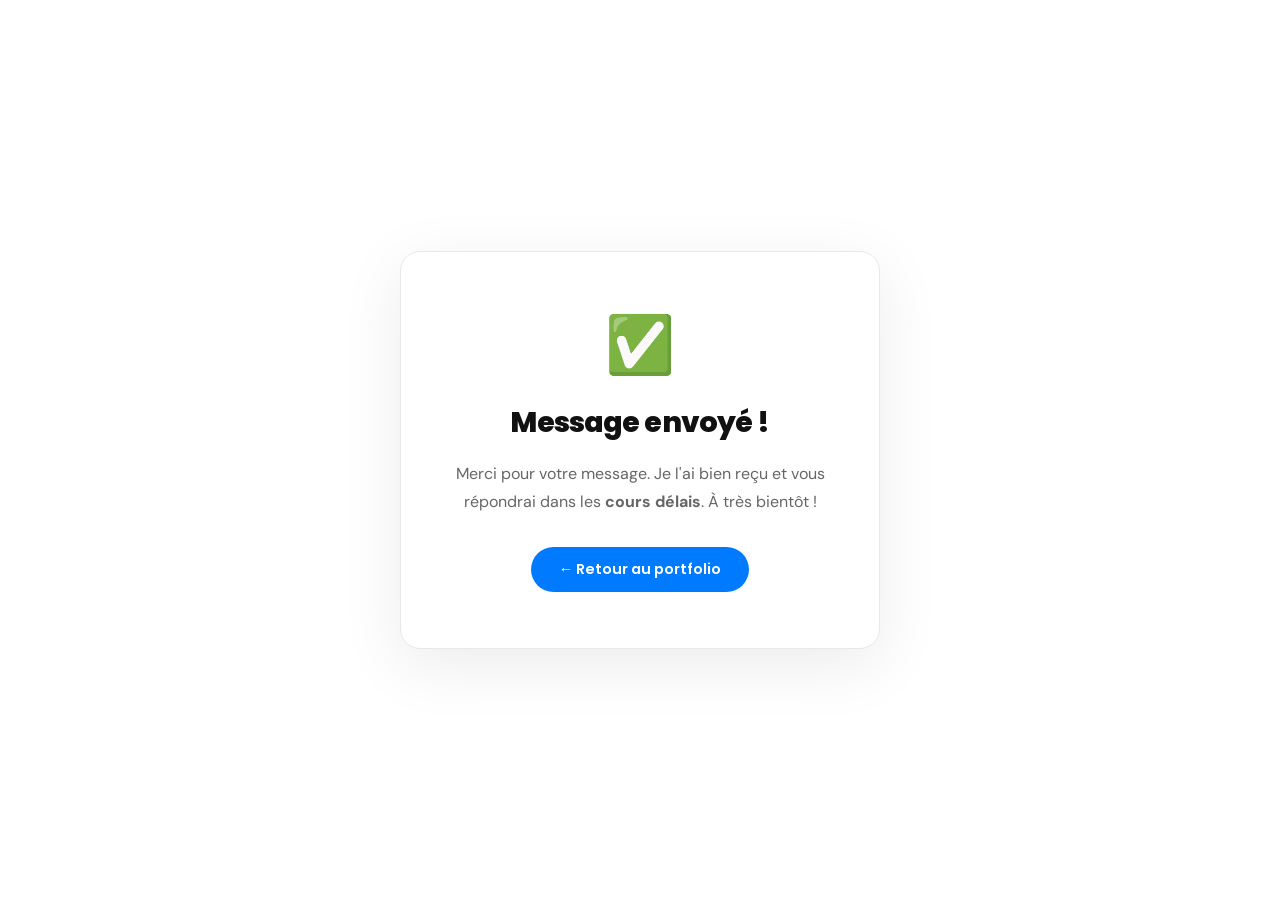
<file: merci.html>
<!DOCTYPE html>
<html lang="fr" data-theme="light">
<head>
  <meta charset="UTF-8"/>
  <meta name="viewport" content="width=device-width, initial-scale=1.0"/>
  <meta name="robots" content="noindex"/>
  <title>Message envoyé — Roland A. Myaka</title>
  <link rel="preconnect" href="https://fonts.googleapis.com"/>
  <link rel="preconnect" href="https://fonts.gstatic.com" crossorigin/>
  <link href="https://fonts.googleapis.com/css2?family=Poppins:wght@400;700;800&family=DM+Sans:wght@400;500&display=swap" rel="stylesheet"/>
  <style>
    :root {
      --bg: #fff; --text: #111; --accent: #007BFF; --muted: #666;
    }
    [data-theme="dark"] {
      --bg: #0D0D0D; --text: #F5F5F5; --accent: #6C63FF; --muted: #aaa;
    }
    * { margin:0; padding:0; box-sizing:border-box; }
    body {
      font-family: 'DM Sans', sans-serif;
      background: var(--bg); color: var(--text);
      min-height: 100vh; display: flex;
      align-items: center; justify-content: center;
      padding: 40px 24px; text-align: center;
    }
    .card {
      max-width: 480px;
      background: var(--bg);
      border: 1px solid #e8e8e8;
      border-radius: 20px;
      padding: 56px 40px;
      box-shadow: 0 16px 64px rgba(0,0,0,0.08);
    }
    .emoji { font-size: 3.5rem; margin-bottom: 20px; display: block; }
    h1 {
      font-family: 'Poppins', sans-serif;
      font-size: 1.8rem; font-weight: 800;
      letter-spacing: -0.03em; margin-bottom: 16px;
    }
    p { color: var(--muted); line-height: 1.7; margin-bottom: 32px; }
    a {
      display: inline-block;
      background: var(--accent); color: #fff;
      padding: 12px 28px; border-radius: 99px;
      font-family: 'Poppins', sans-serif;
      font-weight: 600; font-size: 0.9rem;
      text-decoration: none;
      transition: opacity 0.2s, transform 0.2s;
    }
    a:hover { opacity: 0.85; transform: translateY(-2px); }
  </style>
  <script>
    // Applique le thème sauvegardé
    const t = localStorage.getItem('theme') || 'light';
    document.documentElement.setAttribute('data-theme', t);
  </script>
</head>
<body>
  <div class="card">
    <span class="emoji">✅</span>
    <h1>Message envoyé !</h1>
    <p>
      Merci pour votre message. Je l'ai bien reçu et vous répondrai dans les 
      <strong>cours délais</strong>. À très bientôt !
    </p>
    <a href="index.html">← Retour au portfolio</a>
  </div>
</body>
</html>
</file>
<file: style.css>
/* 1. VARIABLES CSS — THÈMES */
:root {

  --bg:          #FFFFFF;
  --bg-alt:      #F7F8FC;
  --bg-card:     #FFFFFF;
  --text:        #111111;
  --text-muted:  #666666;
  --text-light:  #999999;
  --accent:      #007BFF;
  --accent-dark: #0056CC;
  --accent-rgb:  0, 123, 255;
  --border:      #E8E8E8;
  --shadow:      0 4px 32px rgba(0,0,0,0.08);
  --shadow-lg:   0 16px 64px rgba(0,0,0,0.12);


  --font-title: 'Poppins', sans-serif;
  --font-body:  'DM Sans', sans-serif;
  --font-mono:  'JetBrains Mono', monospace;


  --section-gap: 120px;
  --container:   1200px;
  --radius:      16px;
  --radius-sm:   8px;


  --ease:        cubic-bezier(0.4, 0, 0.2, 1);
  --dur:         0.3s;
}


[data-theme="dark"] {
  --bg:          #0D0D0D;
  --bg-alt:      #161616;
  --bg-card:     #1A1A1A;
  --text:        #F5F5F5;
  --text-muted:  #AAAAAA;
  --text-light:  #666666;
  --accent:      #6C63FF;
  --accent-dark: #5449E6;
  --accent-rgb:  108, 99, 255;
  --border:      #2A2A2A;
  --shadow:      0 4px 32px rgba(0,0,0,0.4);
  --shadow-lg:   0 16px 64px rgba(0,0,0,0.6);
}

/* 2. RESET & BASE */
*, *::before, *::after { box-sizing: border-box; margin: 0; padding: 0; }

html {
  scroll-behavior: smooth;
  font-size: 16px;
  -webkit-text-size-adjust: 100%;
}

body {
  font-family: var(--font-body);
  background-color: var(--bg);
  color: var(--text);
  line-height: 1.7;
  overflow-x: hidden;
  transition: background-color 0.4s var(--ease), color 0.4s var(--ease);
  cursor: none; /* Curseur custom actif */
}

/* Désactivation curseur custom sur mobile */
@media (hover: none) {
  body { cursor: auto; }
  .cursor, .cursor-trail { display: none; }
}

a { color: inherit; text-decoration: none; }
img { max-width: 100%; height: auto; display: block; }
ul { list-style: none; }
button { cursor: pointer; border: none; background: none; font-family: inherit; }
input, textarea, select { font-family: var(--font-body); }

/* 3. LOADER PAGE */
.page-loader {
  position: fixed;
  inset: 0;
  z-index: 9999;
  background: var(--bg);
  display: flex;
  align-items: center;
  justify-content: center;
  transition: opacity 0.5s var(--ease), visibility 0.5s var(--ease);
}
.page-loader.hidden { opacity: 0; visibility: hidden; pointer-events: none; }

.loader-box { text-align: center; }

.loader-initials {
  display: block;
  font-family: var(--font-title);
  font-size: clamp(2.5rem, 6vw, 4rem);
  font-weight: 800;
  color: var(--text);
  letter-spacing: -0.03em;
  margin-bottom: 24px;
}
.loader-initials em {
  font-style: normal;
  color: var(--accent);
}

.loader-bar {
  width: 200px;
  height: 2px;
  background: var(--border);
  border-radius: 99px;
  overflow: hidden;
  margin: 0 auto;
}
.loader-fill {
  height: 100%;
  width: 0%;
  background: var(--accent);
  border-radius: 99px;
  animation: loaderAnim 1.4s var(--ease) forwards;
}
@keyframes loaderAnim {
  to { width: 100%; }
}

/* 4. CURSEUR PERSONNALISÉ */
.cursor {
  position: fixed;
  width: 10px;
  height: 10px;
  background: var(--accent);
  border-radius: 50%;
  pointer-events: none;
  z-index: 9998;
  transform: translate(-50%, -50%);
  transition: transform 0.1s var(--ease), width 0.2s, height 0.2s;
  mix-blend-mode: difference;
}
.cursor-trail {
  position: fixed;
  width: 36px;
  height: 36px;
  border: 1.5px solid var(--accent);
  border-radius: 50%;
  pointer-events: none;
  z-index: 9997;
  transform: translate(-50%, -50%);
  transition: transform 0.12s var(--ease), opacity 0.2s;
  opacity: 0.5;
}
.cursor.hovered { width: 20px; height: 20px; }
.cursor-trail.hovered { width: 56px; height: 56px; opacity: 0.2; }

/* 5. NAVBAR */
.navbar {
  position: fixed;
  top: 0; left: 0; right: 0;
  z-index: 1000;
  transition: background 0.4s var(--ease), box-shadow 0.4s var(--ease), padding 0.3s;
  padding: 0;
}
.navbar.scrolled {
  background: var(--bg);
  box-shadow: 0 1px 0 var(--border);
}

.nav-inner {
  max-width: var(--container);
  margin: 0 auto;
  padding: 0 40px;
  height: 72px;
  display: flex;
  align-items: center;
  justify-content: space-between;
  gap: 32px;
}

.nav-logo {
  font-family: var(--font-title);
  font-weight: 800;
  font-size: 1.25rem;
  letter-spacing: -0.03em;
  color: var(--text);
  flex-shrink: 0;
  transition: opacity 0.2s;
}
.nav-logo:hover { opacity: 0.7; }
.nav-logo mark {
  background: none;
  color: var(--accent);
}

.nav-links {
  display: flex;
  gap: 8px;
  align-items: center;
}
.nav-link {
  font-size: 0.9rem;
  font-weight: 500;
  color: var(--text-muted);
  padding: 6px 14px;
  border-radius: 99px;
  transition: color var(--dur), background var(--dur);
}
.nav-link:hover, .nav-link.active {
  color: var(--text);
  background: var(--bg-alt);
}

.nav-right { display: flex; align-items: center; gap: 12px; }

.theme-btn {
  width: 40px;
  height: 40px;
  border-radius: 50%;
  background: var(--bg-alt);
  border: 1px solid var(--border);
  display: flex;
  align-items: center;
  justify-content: center;
  color: var(--text);
  transition: background var(--dur), border-color var(--dur), transform 0.2s;
  flex-shrink: 0;
}
.theme-btn:hover { transform: scale(1.08); }
.theme-btn svg { width: 18px; height: 18px; }

/* Affichage icônes selon thème */
[data-theme="light"] .icon-sun  { display: none; }
[data-theme="dark"]  .icon-moon { display: none; }
[data-theme="dark"]  .icon-sun  { display: block; }

.hamburger {
  display: none;
  flex-direction: column;
  gap: 5px;
  width: 40px;
  height: 40px;
  align-items: center;
  justify-content: center;
  border-radius: var(--radius-sm);
  transition: background var(--dur);
}
.hamburger:hover { background: var(--bg-alt); }
.hamburger span {
  display: block;
  width: 22px;
  height: 2px;
  background: var(--text);
  border-radius: 2px;
  transition: transform 0.3s var(--ease), opacity 0.3s;
}
.hamburger.open span:nth-child(1) { transform: translateY(7px) rotate(45deg); }
.hamburger.open span:nth-child(2) { opacity: 0; }
.hamburger.open span:nth-child(3) { transform: translateY(-7px) rotate(-45deg); }

.mobile-menu {
  display: none;
  position: absolute;
  top: 72px; left: 0; right: 0;
  background: var(--bg);
  border-bottom: 1px solid var(--border);
  padding: 16px 40px 24px;
  transform: translateY(-8px);
  opacity: 0;
  transition: opacity 0.25s, transform 0.25s;
  pointer-events: none;
}
.mobile-menu.open {
  opacity: 1;
  transform: translateY(0);
  pointer-events: all;
}
.mobile-menu ul { display: flex; flex-direction: column; gap: 4px; }
.mob-link {
  display: block;
  padding: 12px 0;
  font-size: 1.1rem;
  font-weight: 500;
  color: var(--text-muted);
  border-bottom: 1px solid var(--border);
  transition: color var(--dur);
}
.mob-link:hover { color: var(--accent); }

/* 6. HERO */
.hero {
  min-height: 100dvh;
  display: flex;
  flex-direction: column;
  align-items: center;
  justify-content: center;
  position: relative;
  overflow: hidden;
  padding: 120px 40px 80px;
}

/* Grille de fond décorative */
.hero-bg-grid {
  position: absolute;
  inset: 0;
  background-image:
    linear-gradient(var(--border) 1px, transparent 1px),
    linear-gradient(90deg, var(--border) 1px, transparent 1px);
  background-size: 60px 60px;
  opacity: 0.5;
  mask-image: radial-gradient(ellipse 80% 60% at 50% 50%, black 30%, transparent 100%);
  pointer-events: none;
}

/* Glow accent */
.hero-bg-glow {
  position: absolute;
  width: 600px;
  height: 600px;
  background: radial-gradient(circle, rgba(var(--accent-rgb), 0.12) 0%, transparent 70%);
  top: 50%;
  right: -100px;
  transform: translateY(-50%);
  pointer-events: none;
  animation: glowPulse 6s ease-in-out infinite alternate;
}
@keyframes glowPulse {
  from { opacity: 0.6; transform: translateY(-50%) scale(1); }
  to   { opacity: 1;   transform: translateY(-50%) scale(1.1); }
}

.hero-inner {
  position: relative;
  z-index: 1;
  max-width: var(--container);
  width: 100%;
  margin: 0 auto;
  display: grid;
  grid-template-columns: 1fr 1fr;
  gap: 80px;
  align-items: center;
}

.hero-eyebrow {
  display: inline-flex;
  align-items: center;
  gap: 10px;
  font-size: 0.8rem;
  font-weight: 500;
  letter-spacing: 0.08em;
  text-transform: uppercase;
  color: var(--accent);
  margin-bottom: 20px;
  animation: fadeUp 0.8s var(--ease) both;
}
.eyebrow-dot {
  width: 8px; height: 8px;
  background: var(--accent);
  border-radius: 50%;
  animation: blink 2s ease-in-out infinite;
}
@keyframes blink { 0%,100% { opacity:1; } 50% { opacity:0.2; } }

.hero-name {
  font-family: var(--font-title);
  font-size: clamp(3rem, 6vw, 5.5rem);
  font-weight: 900;
  line-height: 1.05;
  letter-spacing: -0.03em;
  color: var(--text);
  margin-bottom: 20px;
  animation: fadeUp 0.8s var(--ease) 0.1s both;
}
.name-accent { color: var(--accent); }

.hero-typing-wrap {
  display: flex;
  align-items: center;
  gap: 4px;
  font-family: var(--font-title);
  font-size: clamp(1.2rem, 2.5vw, 1.7rem);
  font-weight: 600;
  color: var(--text-muted);
  margin-bottom: 28px;
  animation: fadeUp 0.8s var(--ease) 0.2s both;
}
.typing-word {
  color: var(--accent);
  min-width: 240px;
}
.typing-cursor {
  color: var(--accent);
  animation: blink 0.9s step-end infinite;
}

.hero-pitch {
  font-size: clamp(0.95rem, 1.3vw, 1.05rem);
  color: var(--text-muted);
  max-width: 520px;
  line-height: 1.8;
  margin-bottom: 36px;
  animation: fadeUp 0.8s var(--ease) 0.3s both;
}
.hero-pitch strong { color: var(--text); font-weight: 600; }

.hero-actions {
  display: flex;
  gap: 16px;
  flex-wrap: wrap;
  margin-bottom: 36px;
  animation: fadeUp 0.8s var(--ease) 0.4s both;
}

.cta-primary {
  display: inline-flex;
  align-items: center;
  gap: 10px;
  background: var(--accent);
  color: #fff;
  padding: 14px 28px;
  border-radius: 99px;
  font-family: var(--font-title);
  font-weight: 600;
  font-size: 0.95rem;
  transition: transform 0.2s, box-shadow 0.2s, background 0.2s;
  box-shadow: 0 4px 24px rgba(var(--accent-rgb), 0.35);
}
.cta-primary:hover {
  transform: translateY(-2px);
  box-shadow: 0 8px 32px rgba(var(--accent-rgb), 0.45);
  background: var(--accent-dark);
}
.cta-primary svg { width: 18px; height: 18px; transition: transform 0.2s; }
.cta-primary:hover svg { transform: translateX(4px); }

.cta-ghost {
  display: inline-flex;
  align-items: center;
  padding: 14px 28px;
  border-radius: 99px;
  border: 1.5px solid var(--border);
  font-family: var(--font-title);
  font-weight: 600;
  font-size: 0.95rem;
  color: var(--text);
  transition: border-color 0.2s, background 0.2s, transform 0.2s;
}
.cta-ghost:hover {
  border-color: var(--accent);
  background: rgba(var(--accent-rgb), 0.06);
  transform: translateY(-2px);
}

.lang-strip {
  display: flex;
  flex-wrap: wrap;
  gap: 10px;
  animation: fadeUp 0.8s var(--ease) 0.5s both;
}
.lang-pill {
  font-size: 0.78rem;
  font-weight: 500;
  padding: 6px 14px;
  border-radius: 99px;
  background: var(--bg-alt);
  border: 1px solid var(--border);
  color: var(--text-muted);
  transition: border-color 0.2s, color 0.2s;
}
.lang-pill:hover { border-color: var(--accent); color: var(--accent); }

.hero-visual {
  display: flex;
  justify-content: center;
  align-items: center;
  animation: fadeUp 0.8s var(--ease) 0.3s both;
}

.avatar-scene {
  position: relative;
  width: 400px;
  height: 400px;
}

/* Anneaux rotatifs */
.avatar-ring {
  position: absolute;
  border-radius: 50%;
  border: 1.5px dashed rgba(var(--accent-rgb), 0.25);
  animation: spin 20s linear infinite;
}
.r1 { inset: 0; animation-direction: normal; }
.r2 { inset: 20px; animation-direction: reverse; animation-duration: 30s; }
@keyframes spin { to { transform: rotate(360deg); } }

.avatar-photo {
  position: absolute;
  inset: 40px;
  width: calc(100% - 80px);
  height: calc(100% - 80px);
  object-fit: cover;
  border-radius: 50%;
  border: 3px solid rgba(var(--accent-rgb), 0.3);
  box-shadow: 0 0 0 8px rgba(var(--accent-rgb), 0.06), var(--shadow-lg);
  transition: transform 0.4s var(--ease);
}
.avatar-photo:hover { transform: scale(1.02); }

.float-chip {
  position: absolute;
  background: var(--bg-card);
  border: 1px solid var(--border);
  border-radius: 99px;
  padding: 8px 16px;
  font-size: 0.78rem;
  font-weight: 600;
  color: var(--text);
  box-shadow: var(--shadow);
  white-space: nowrap;
  animation: floatAnim 3s ease-in-out infinite alternate;
}
.fc-tl { top: 20px; left: -20px; animation-delay: 0s; }
.fc-tr { top: 60px; right: -30px; animation-delay: 1s; }
.fc-bl { bottom: 50px; left: -10px; animation-delay: 2s; }
@keyframes floatAnim {
  from { transform: translateY(0px); }
  to   { transform: translateY(-10px); }
}

.scroll-hint {
  position: absolute;
  bottom: 32px;
  left: 50%;
  transform: translateX(-50%);
  display: flex;
  align-items: center;
  justify-content: center;
  width: 32px; height: 54px;
  border: 2px solid var(--border);
  border-radius: 99px;
  animation: fadeUp 1s var(--ease) 1s both;
}
.scroll-wheel {
  width: 4px; height: 10px;
  background: var(--accent);
  border-radius: 99px;
  animation: scrollDot 1.6s ease-in-out infinite;
}
@keyframes scrollDot {
  0%   { transform: translateY(-6px); opacity: 0; }
  50%  { opacity: 1; }
  100% { transform: translateY(6px);  opacity: 0; }
}

/* 7. SECTIONS COMMUNES */
.section {
  padding: var(--section-gap) 40px;
  background: var(--bg);
}
.section:nth-child(even) { background: var(--bg-alt); }

.container {
  max-width: var(--container);
  margin: 0 auto;
}

.section-head {
  margin-bottom: 72px;
  text-align: center;
}
.sec-label {
  display: inline-block;
  font-family: var(--font-mono);
  font-size: 0.78rem;
  font-weight: 600;
  letter-spacing: 0.1em;
  text-transform: uppercase;
  color: var(--accent);
  margin-bottom: 12px;
}
.sec-title {
  font-family: var(--font-title);
  font-size: clamp(2rem, 4vw, 3.5rem);
  font-weight: 800;
  letter-spacing: -0.03em;
  color: var(--text);
  line-height: 1.1;
}

/* 8. À PROPOS */
.about-layout {
  display: grid;
  grid-template-columns: 1fr 1.2fr;
  gap: 80px;
  align-items: start;
}

.about-img-col { position: relative; }

.about-photo {
  width: 100%;
  aspect-ratio: 3/4;
  object-fit: cover;
  border-radius: var(--radius);
  border: 1px solid var(--border);
  box-shadow: var(--shadow-lg);
}

.about-stat-card {
  position: absolute;
  bottom: -24px;
  right: -24px;
  background: var(--bg-card);
  border: 1px solid var(--border);
  border-radius: var(--radius);
  padding: 20px 24px;
  box-shadow: var(--shadow-lg);
  display: flex;
  align-items: center;
  gap: 20px;
}
.stat-item { text-align: center; }
.stat-item strong {
  display: block;
  font-family: var(--font-title);
  font-size: 1.6rem;
  font-weight: 800;
  color: var(--accent);
  line-height: 1;
}
.stat-item span { font-size: 0.72rem; color: var(--text-muted); white-space: nowrap; }
.stat-div { width: 1px; height: 36px; background: var(--border); }

.about-sub {
  font-family: var(--font-title);
  font-size: 1.5rem;
  font-weight: 700;
  color: var(--text);
  margin-bottom: 24px;
  letter-spacing: -0.02em;
}
.about-p {
  color: var(--text-muted);
  font-size: 1rem;
  line-height: 1.8;
  margin-bottom: 16px;
}
.about-p strong { color: var(--text); font-weight: 600; }

.about-quote {
  border-left: 3px solid var(--accent);
  padding: 16px 20px;
  margin: 32px 0;
  font-family: var(--font-title);
  font-size: 1.05rem;
  font-style: normal;
  font-weight: 600;
  color: var(--text);
  background: rgba(var(--accent-rgb), 0.05);
  border-radius: 0 var(--radius-sm) var(--radius-sm) 0;
}

.timeline { display: flex; flex-direction: column; gap: 0; }
.tl-item {
  display: flex;
  gap: 16px;
  padding: 16px 0;
  border-bottom: 1px solid var(--border);
  position: relative;
}
.tl-item:last-child { border-bottom: none; }

.tl-dot {
  width: 10px; height: 10px;
  border-radius: 50%;
  background: var(--accent);
  flex-shrink: 0;
  margin-top: 6px;
  box-shadow: 0 0 0 4px rgba(var(--accent-rgb), 0.15);
}
.tl-body { display: flex; flex-direction: column; }
.tl-year {
  font-family: var(--font-mono);
  font-size: 0.75rem;
  color: var(--accent);
  font-weight: 600;
  margin-bottom: 2px;
}
.tl-event { font-size: 0.9rem; color: var(--text-muted); font-weight: 400; }

/* 9. COMPÉTENCES — BARRES + LOGOS */
.skills-section { background: var(--bg-alt); }

.skills-cats {
  display: grid;
  grid-template-columns: repeat(2, 1fr);
  gap: 40px;
  margin-bottom: 80px;
}

.skill-cat {
  background: var(--bg-card);
  border: 1px solid var(--border);
  border-radius: var(--radius);
  padding: 32px;
  box-shadow: var(--shadow);
  transition: transform 0.3s var(--ease), box-shadow 0.3s;
}
.skill-cat:hover {
  transform: translateY(-4px);
  box-shadow: var(--shadow-lg);
}

.cat-title {
  font-family: var(--font-title);
  font-size: 1rem;
  font-weight: 700;
  color: var(--text);
  margin-bottom: 24px;
  display: flex;
  align-items: center;
  gap: 10px;
}
.cat-icon { font-size: 1.2rem; }

.skill-bars { display: flex; flex-direction: column; gap: 18px; }

.skill-row { display: flex; flex-direction: column; gap: 6px; }
.skill-row > span:first-child {
  display: flex;
  justify-content: space-between;
  font-size: 0.85rem;
  font-weight: 500;
  color: var(--text-muted);
}
.skill-row > span:first-child + span {
  /* Ce span vide c'est géré par le flex du parent, on utilise ::before */
}

/* On ré-organise les spans */
.skill-row {
  display: grid;
  grid-template-columns: 1fr auto;
  grid-template-rows: auto auto;
  gap: 6px 0;
  align-items: center;
}
.skill-row > span:nth-child(1) { font-size: 0.85rem; font-weight: 500; color: var(--text-muted); }
.skill-row > span:nth-child(2) { font-family: var(--font-mono); font-size: 0.8rem; font-weight: 600; color: var(--accent); text-align: right; }
.bar-track {
  grid-column: 1 / -1;
  height: 4px;
  background: var(--border);
  border-radius: 99px;
  overflow: hidden;
}
.bar-fill {
  height: 100%;
  background: linear-gradient(90deg, var(--accent), rgba(var(--accent-rgb), 0.6));
  border-radius: 99px;
  width: 0%;
  transition: width 1.2s var(--ease);
}

.tech-logos { text-align: center; }
.tech-logos-title {
  font-family: var(--font-title);
  font-weight: 700;
  font-size: 1.1rem;
  color: var(--text);
  margin-bottom: 40px;
}

.logos-grid {
  display: flex;
  flex-wrap: wrap;
  gap: 24px;
  justify-content: center;
  align-items: center;
}

.logo-item {
  display: flex;
  flex-direction: column;
  align-items: center;
  gap: 10px;
  padding: 20px 16px;
  background: var(--bg-card);
  border: 1px solid var(--border);
  border-radius: var(--radius);
  min-width: 90px;
  transition: transform 0.25s var(--ease), box-shadow 0.25s, border-color 0.25s;
  cursor: default;
}
.logo-item:hover {
  transform: translateY(-6px);
  box-shadow: var(--shadow-lg);
  border-color: var(--accent);
}
.logo-item svg {
  width: 40px;
  height: 40px;
}
.logo-item span {
  font-family: var(--font-mono);
  font-size: 0.7rem;
  font-weight: 600;
  color: var(--text-muted);
  white-space: nowrap;
}

/* Couleur GitHub/Vercel selon thème */
[data-theme="light"] .logo-item svg { color: #111; }
[data-theme="dark"]  .logo-item svg { color: #f5f5f5; }

/* 10. PROJETS */
.projects-grid {
  display: grid;
  grid-template-columns: repeat(3, 1fr);
  gap: 32px;
}

.proj-card {
  background: var(--bg-card);
  border: 1px solid var(--border);
  border-radius: var(--radius);
  overflow: hidden;
  transition: transform 0.3s var(--ease), box-shadow 0.3s;
}
.proj-card:hover { transform: translateY(-8px); box-shadow: var(--shadow-lg); }

.proj-img-wrap {
  position: relative;
  overflow: hidden;
  aspect-ratio: 16/10;
}
.proj-placeholder {
  width: 100%;
  height: 100%;
  background: rgba(var(--accent-rgb), 0.08);
  display: flex;
  align-items: center;
  justify-content: center;
  transition: transform 0.5s var(--ease);
}
.proj-placeholder span {
  font-family: var(--font-title);
  font-size: 3rem;
  font-weight: 900;
  color: var(--ph, var(--accent));
  opacity: 0.25;
}

.proj-img {
  width: 100%;
  height: 100%;
  object-fit: cover;
  transition: transform 0.5s var(--ease);
}
.proj-card:hover .proj-img,
.proj-card:hover .proj-placeholder { transform: scale(1.06); }

.proj-overlay {
  position: absolute;
  inset: 0;
  background: rgba(0,0,0,0.65);
  display: flex;
  align-items: center;
  justify-content: center;
  gap: 12px;
  opacity: 0;
  transition: opacity 0.3s var(--ease);
}
.proj-card:hover .proj-overlay { opacity: 1; }

.proj-btn {
  background: #fff;
  color: #111;
  padding: 8px 18px;
  border-radius: 99px;
  font-size: 0.82rem;
  font-weight: 600;
  transition: background 0.2s, transform 0.2s;
}
.proj-btn:hover { background: var(--accent); color: #fff; transform: scale(1.05); }

.proj-body { padding: 24px; }
.proj-tags { display: flex; gap: 8px; flex-wrap: wrap; margin-bottom: 12px; }
.proj-tag {
  font-family: var(--font-mono);
  font-size: 0.7rem;
  font-weight: 600;
  padding: 4px 10px;
  border-radius: 99px;
  background: rgba(var(--accent-rgb), 0.1);
  color: var(--accent);
}
.proj-title {
  font-family: var(--font-title);
  font-size: 1.05rem;
  font-weight: 700;
  color: var(--text);
  margin-bottom: 8px;
  letter-spacing: -0.01em;
}
.proj-desc { font-size: 0.875rem; color: var(--text-muted); line-height: 1.7; }

/* 11. CONTACT & FORMULAIRE NETLIFY */
.contact-section { background: var(--bg); }

.contact-layout {
  display: grid;
  grid-template-columns: 1fr 1.4fr;
  gap: 80px;
  align-items: start;
}

.contact-intro {
  font-size: 1.05rem;
  color: var(--text-muted);
  line-height: 1.8;
  margin-bottom: 40px;
}

.contact-links { display: flex; flex-direction: column; gap: 12px; }

.contact-link {
  display: flex;
  align-items: center;
  gap: 14px;
  padding: 16px 20px;
  background: var(--bg-card);
  border: 1px solid var(--border);
  border-radius: var(--radius-sm);
  font-weight: 500;
  font-size: 0.9rem;
  color: var(--text);
  transition: border-color 0.2s, background 0.2s, transform 0.2s;
}
.contact-link:hover {
  border-color: var(--accent);
  background: rgba(var(--accent-rgb), 0.04);
  transform: translateX(6px);
}
.cl-icon {
  width: 36px; height: 36px;
  display: flex; align-items: center; justify-content: center;
  border-radius: 50%;
  background: rgba(var(--accent-rgb), 0.1);
  color: var(--accent);
  flex-shrink: 0;
}
.cl-icon svg { width: 18px; height: 18px; }
.cl-arrow { margin-left: auto; color: var(--text-light); font-size: 0.9rem; transition: transform 0.2s; }
.contact-link:hover .cl-arrow { transform: translateX(4px); color: var(--accent); }

.contact-form {
  background: var(--bg-card);
  border: 1px solid var(--border);
  border-radius: var(--radius);
  padding: 40px;
  box-shadow: var(--shadow);
  display: flex;
  flex-direction: column;
  gap: 20px;
}

.form-row { display: grid; grid-template-columns: 1fr 1fr; gap: 20px; }

.form-group {
  display: flex;
  flex-direction: column;
  gap: 8px;
}
.form-group label {
  font-size: 0.85rem;
  font-weight: 600;
  color: var(--text);
}
.req { color: var(--accent); }

.form-group input,
.form-group textarea,
.form-group select {
  background: var(--bg-alt);
  border: 1.5px solid var(--border);
  border-radius: var(--radius-sm);
  padding: 12px 16px;
  font-size: 0.9rem;
  color: var(--text);
  transition: border-color 0.2s, box-shadow 0.2s;
  outline: none;
  width: 100%;
  resize: vertical;
  appearance: none;
}
.form-group input::placeholder,
.form-group textarea::placeholder { color: var(--text-light); }
.form-group input:focus,
.form-group textarea:focus,
.form-group select:focus {
  border-color: var(--accent);
  box-shadow: 0 0 0 3px rgba(var(--accent-rgb), 0.15);
}

/* Sélecteur custom arrow */
.form-group select {
  background-image: url("data:image/svg+xml,%3Csvg xmlns='http://www.w3.org/2000/svg' viewBox='0 0 20 20' fill='%23999'%3E%3Cpath d='M7 7l3 3 3-3'/%3E%3C/svg%3E");
  background-repeat: no-repeat;
  background-position: right 12px center;
  background-size: 20px;
  padding-right: 40px;
  cursor: pointer;
}

.form-submit {
  display: inline-flex;
  align-items: center;
  justify-content: center;
  gap: 10px;
  background: var(--accent);
  color: #fff;
  padding: 15px 32px;
  border-radius: 99px;
  font-family: var(--font-title);
  font-weight: 600;
  font-size: 0.95rem;
  transition: background 0.2s, transform 0.2s, box-shadow 0.2s;
  box-shadow: 0 4px 20px rgba(var(--accent-rgb), 0.35);
  align-self: flex-start;
  width: 100%;
}
.form-submit:hover {
  background: var(--accent-dark);
  transform: translateY(-2px);
  box-shadow: 0 8px 32px rgba(var(--accent-rgb), 0.45);
}
.submit-arrow { width: 18px; height: 18px; transition: transform 0.2s; }
.form-submit:hover .submit-arrow { transform: translateX(4px); }

.form-success {
  background: rgba(0, 200, 150, 0.1);
  border: 1px solid rgba(0, 200, 150, 0.3);
  border-radius: var(--radius-sm);
  padding: 14px 18px;
  font-size: 0.9rem;
  color: #00c896;
  text-align: center;
}

/* 12. FOOTER */
.footer {
  background: var(--bg-alt);
  border-top: 1px solid var(--border);
  padding: 48px 40px;
}
.footer-inner {
  max-width: var(--container);
  margin: 0 auto;
  text-align: center;
  display: flex;
  flex-direction: column;
  gap: 10px;
  align-items: center;
}
.footer-logo {
  font-family: var(--font-title);
  font-weight: 800;
  font-size: 1.4rem;
  letter-spacing: -0.03em;
}
.footer-logo mark { background: none; color: var(--accent); }
.footer-copy, .footer-made {
  font-size: 0.82rem;
  color: var(--text-muted);
}

/* 13. BACK TO TOP */
.back-to-top {
  position: fixed;
  bottom: 32px;
  right: 32px;
  width: 44px; height: 44px;
  background: var(--accent);
  color: #fff;
  border-radius: 50%;
  display: flex;
  align-items: center;
  justify-content: center;
  box-shadow: 0 4px 20px rgba(var(--accent-rgb), 0.4);
  opacity: 0; visibility: hidden;
  transform: translateY(12px);
  transition: opacity 0.3s, visibility 0.3s, transform 0.3s, background 0.2s;
  z-index: 900;
}
.back-to-top.visible {
  opacity: 1; visibility: visible; transform: translateY(0);
}
.back-to-top:hover { background: var(--accent-dark); transform: translateY(-2px); }
.back-to-top svg { width: 20px; height: 20px; }

/* 14. ANIMATIONS & UTILITAIRES */
/* Fade up général (utilisé par JS) */
@keyframes fadeUp {
  from { opacity: 0; transform: translateY(30px); }
  to   { opacity: 1; transform: translateY(0); }
}

/* Classe reveal — état initial avant animation scroll */
.reveal {
  opacity: 0;
  transform: translateY(40px);
  transition: opacity 0.7s var(--ease), transform 0.7s var(--ease);
}
.reveal.anim-left  { transform: translateX(-40px); }
.reveal.anim-right { transform: translateX(40px); }

.reveal.visible {
  opacity: 1;
  transform: translate(0);
}

/* Délais staggered pour les éléments enfants */
.reveal:nth-child(1) { transition-delay: 0.05s; }
.reveal:nth-child(2) { transition-delay: 0.12s; }
.reveal:nth-child(3) { transition-delay: 0.19s; }
.reveal:nth-child(4) { transition-delay: 0.26s; }
.reveal:nth-child(5) { transition-delay: 0.33s; }
.reveal:nth-child(6) { transition-delay: 0.40s; }

/* 15. RESPONSIVE */

@media (max-width: 1024px) {
  :root { --section-gap: 90px; }

  .hero-inner { gap: 48px; }
  .avatar-scene { width: 320px; height: 320px; }

  .about-layout { grid-template-columns: 1fr; gap: 60px; }
  .about-img-col { max-width: 420px; margin: 0 auto; }
  .about-stat-card { right: 0; }

  .skills-cats { grid-template-columns: 1fr; }
  .projects-grid { grid-template-columns: repeat(2, 1fr); }

  .contact-layout { grid-template-columns: 1fr; gap: 48px; }
}

@media (max-width: 768px) {
  :root { --section-gap: 70px; }

  .nav-links { display: none; }
  .hamburger { display: flex; }
  .mobile-menu { display: block; }

  .hero { padding: 100px 24px 70px; }
  .hero-inner { grid-template-columns: 1fr; gap: 48px; text-align: center; }
  .hero-visual { order: -1; }
  .avatar-scene { width: 260px; height: 260px; margin: 0 auto; }
  .float-chip { font-size: 0.7rem; padding: 6px 12px; }
  .fc-tl { top: -10px; left: 0; }
  .fc-tr { top: 30px; right: -10px; }
  .fc-bl { bottom: 20px; left: -5px; }
  .hero-actions { justify-content: center; }
  .lang-strip { justify-content: center; }

  .section { padding: var(--section-gap) 24px; }

  .projects-grid { grid-template-columns: 1fr; }

  .form-row { grid-template-columns: 1fr; }
  .contact-form { padding: 28px 20px; }

  .footer { padding: 36px 24px; }
}

@media (max-width: 480px) {
  .nav-inner { padding: 0 20px; }
  .hero-name { font-size: 2.6rem; }
  .sec-title  { font-size: 2rem; }
  .avatar-scene { width: 220px; height: 220px; }
  .about-stat-card { flex-direction: column; gap: 12px; right: 50%; transform: translateX(50%); }
  .stat-div { width: 40px; height: 1px; }
  .logo-item { min-width: 70px; padding: 14px 10px; }
  .logo-item svg { width: 30px; height: 30px; }
  .back-to-top { bottom: 20px; right: 20px; }
}
</file>
